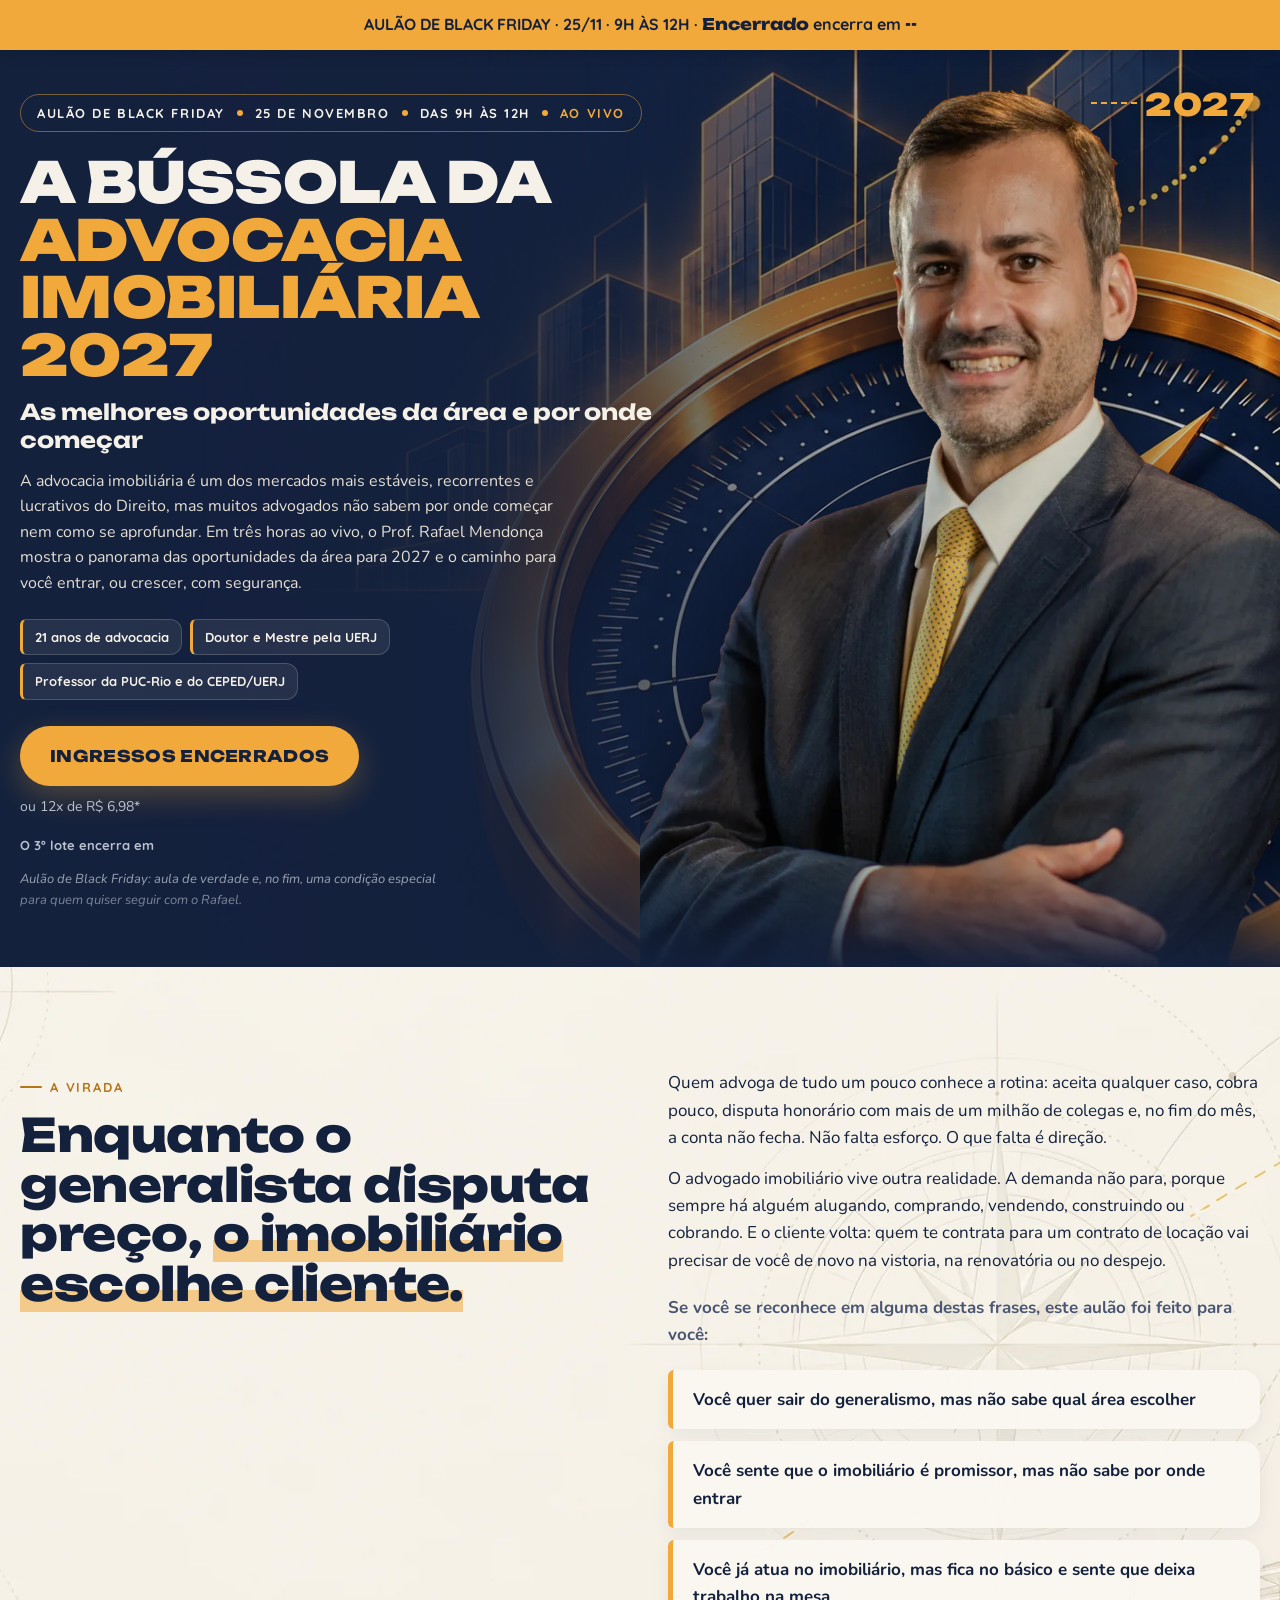
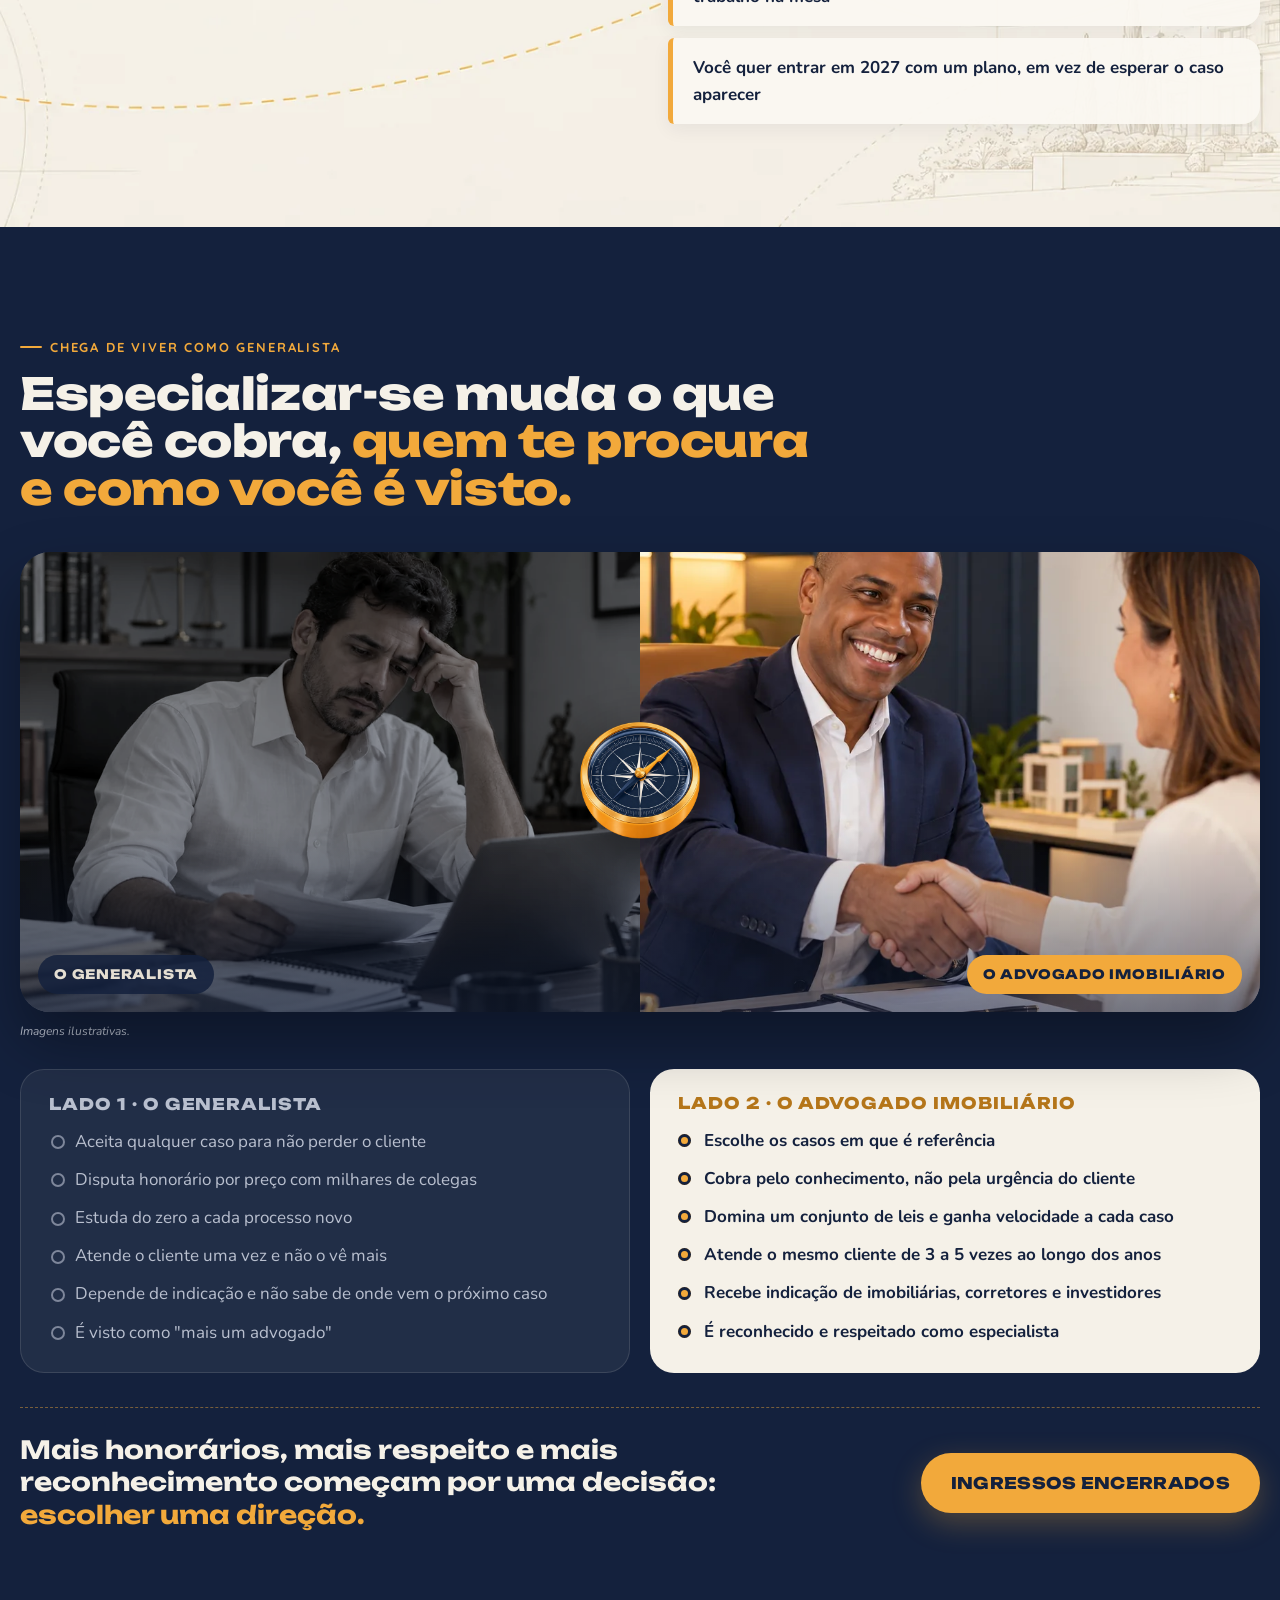
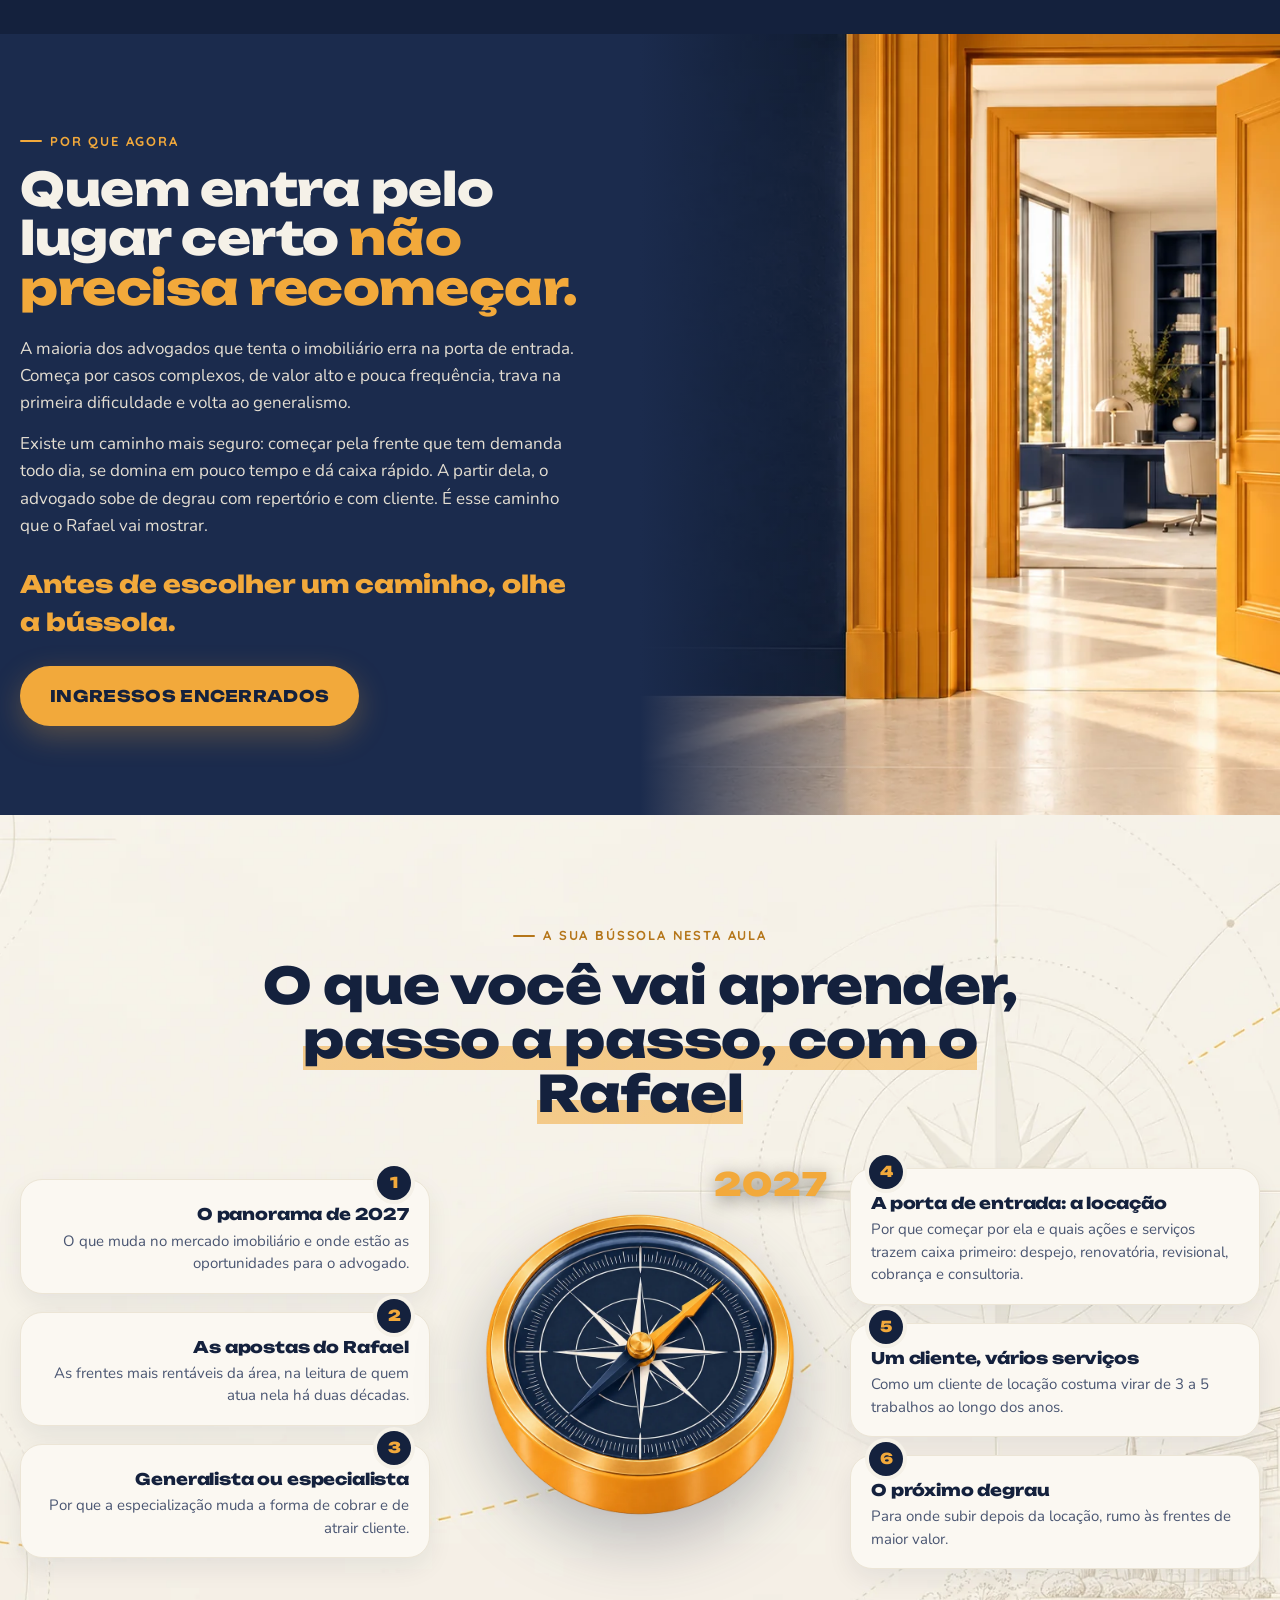
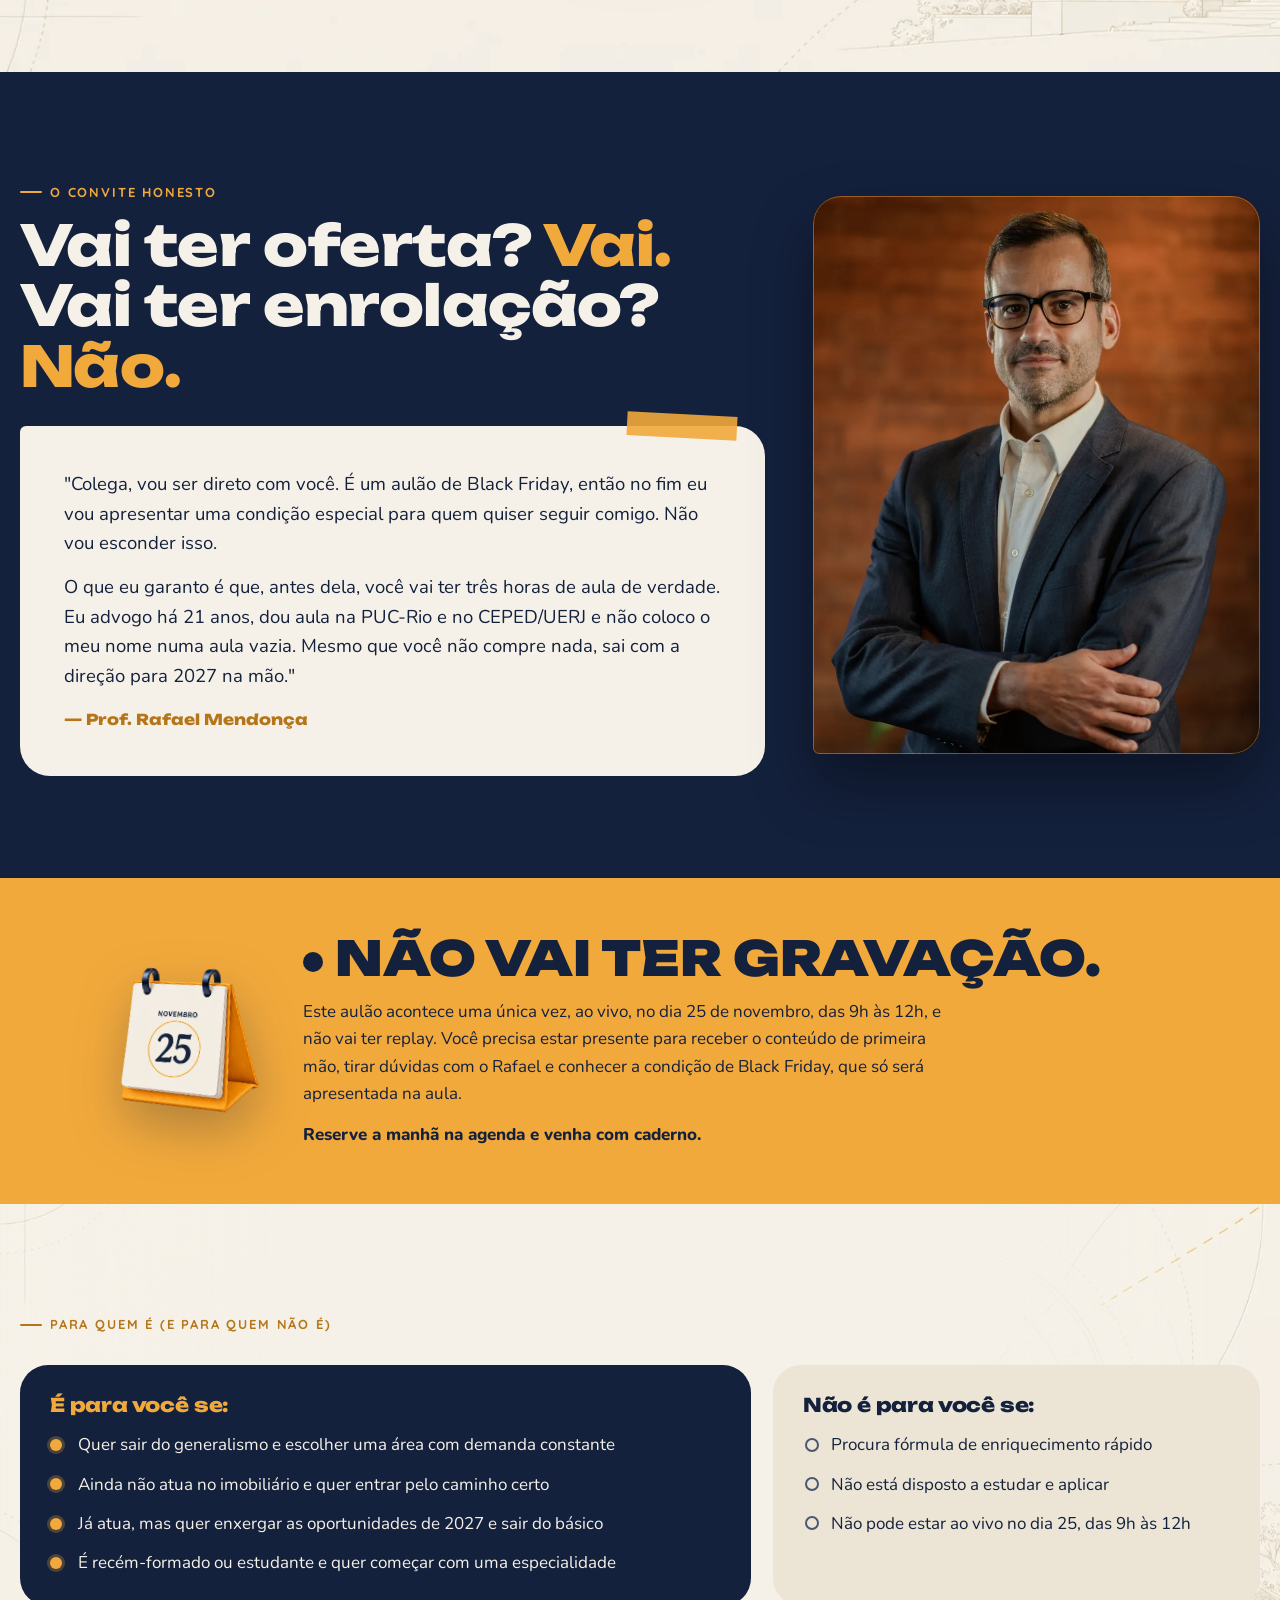
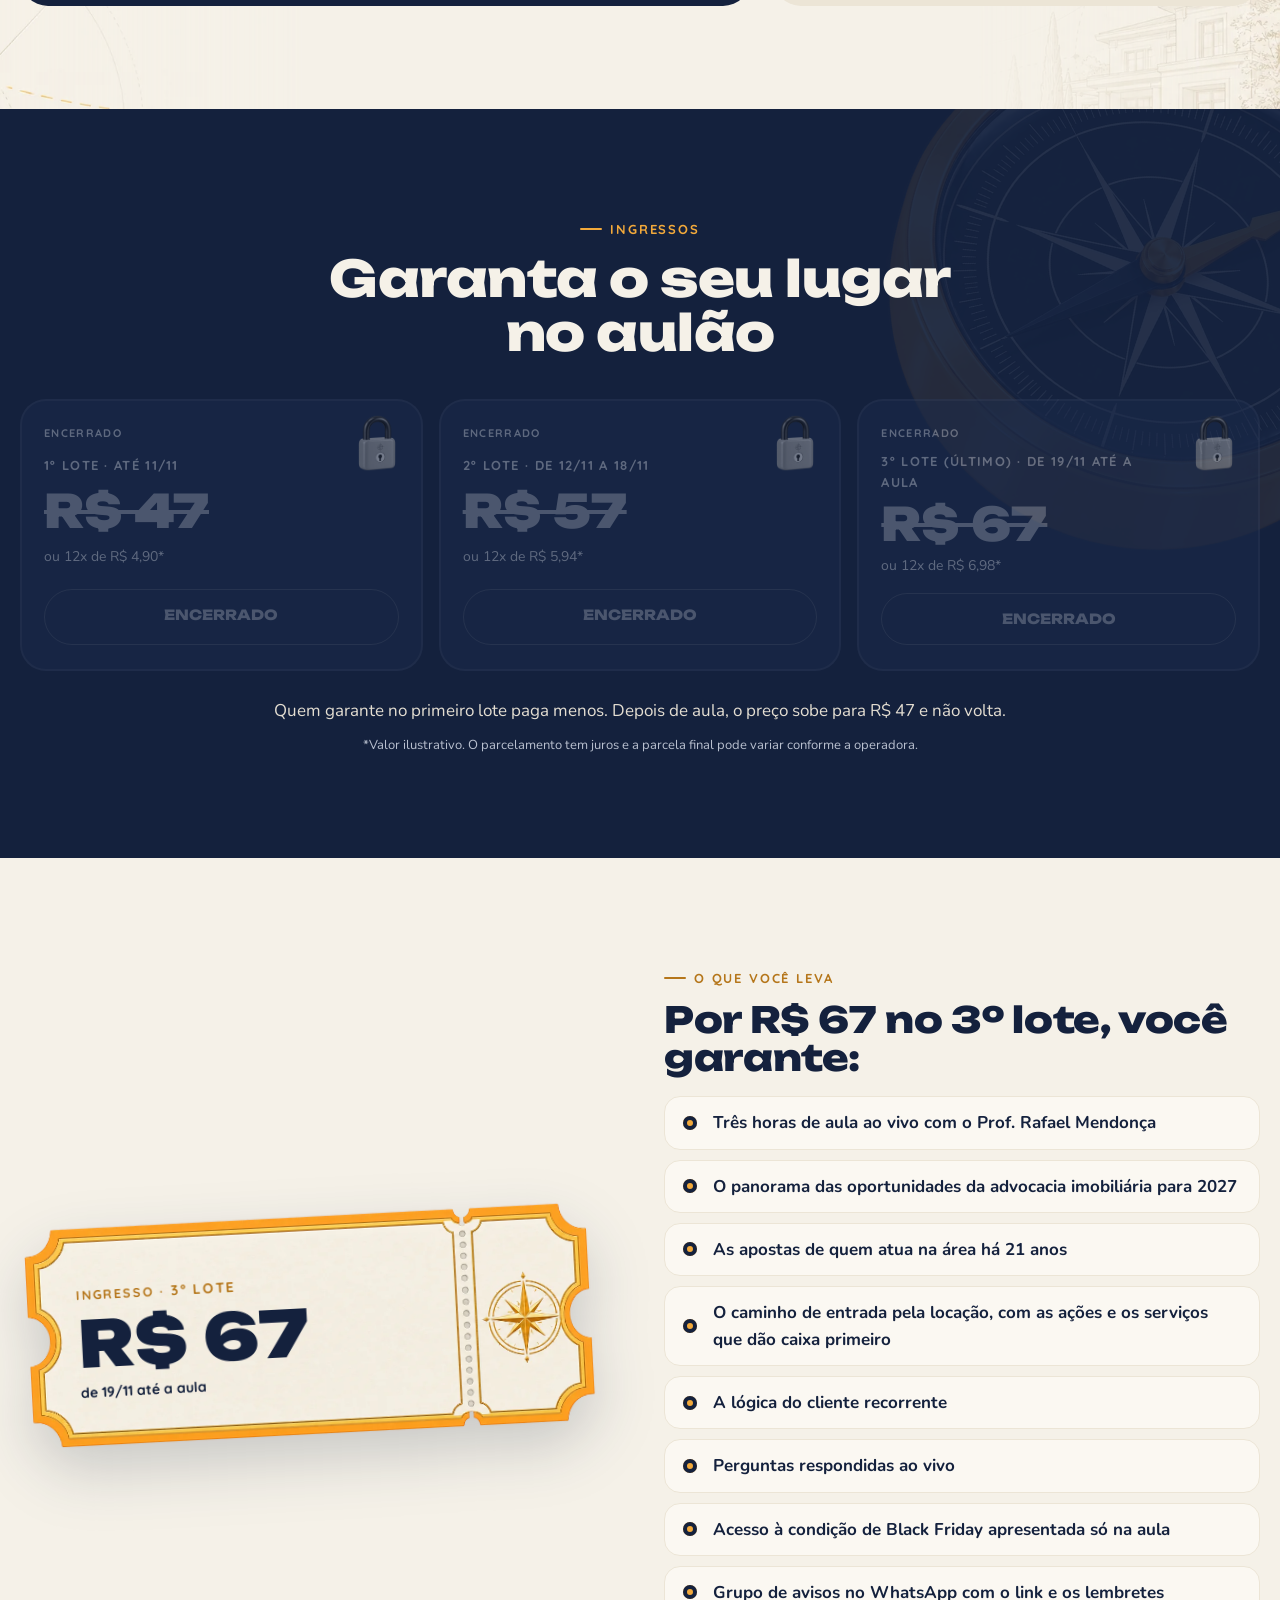
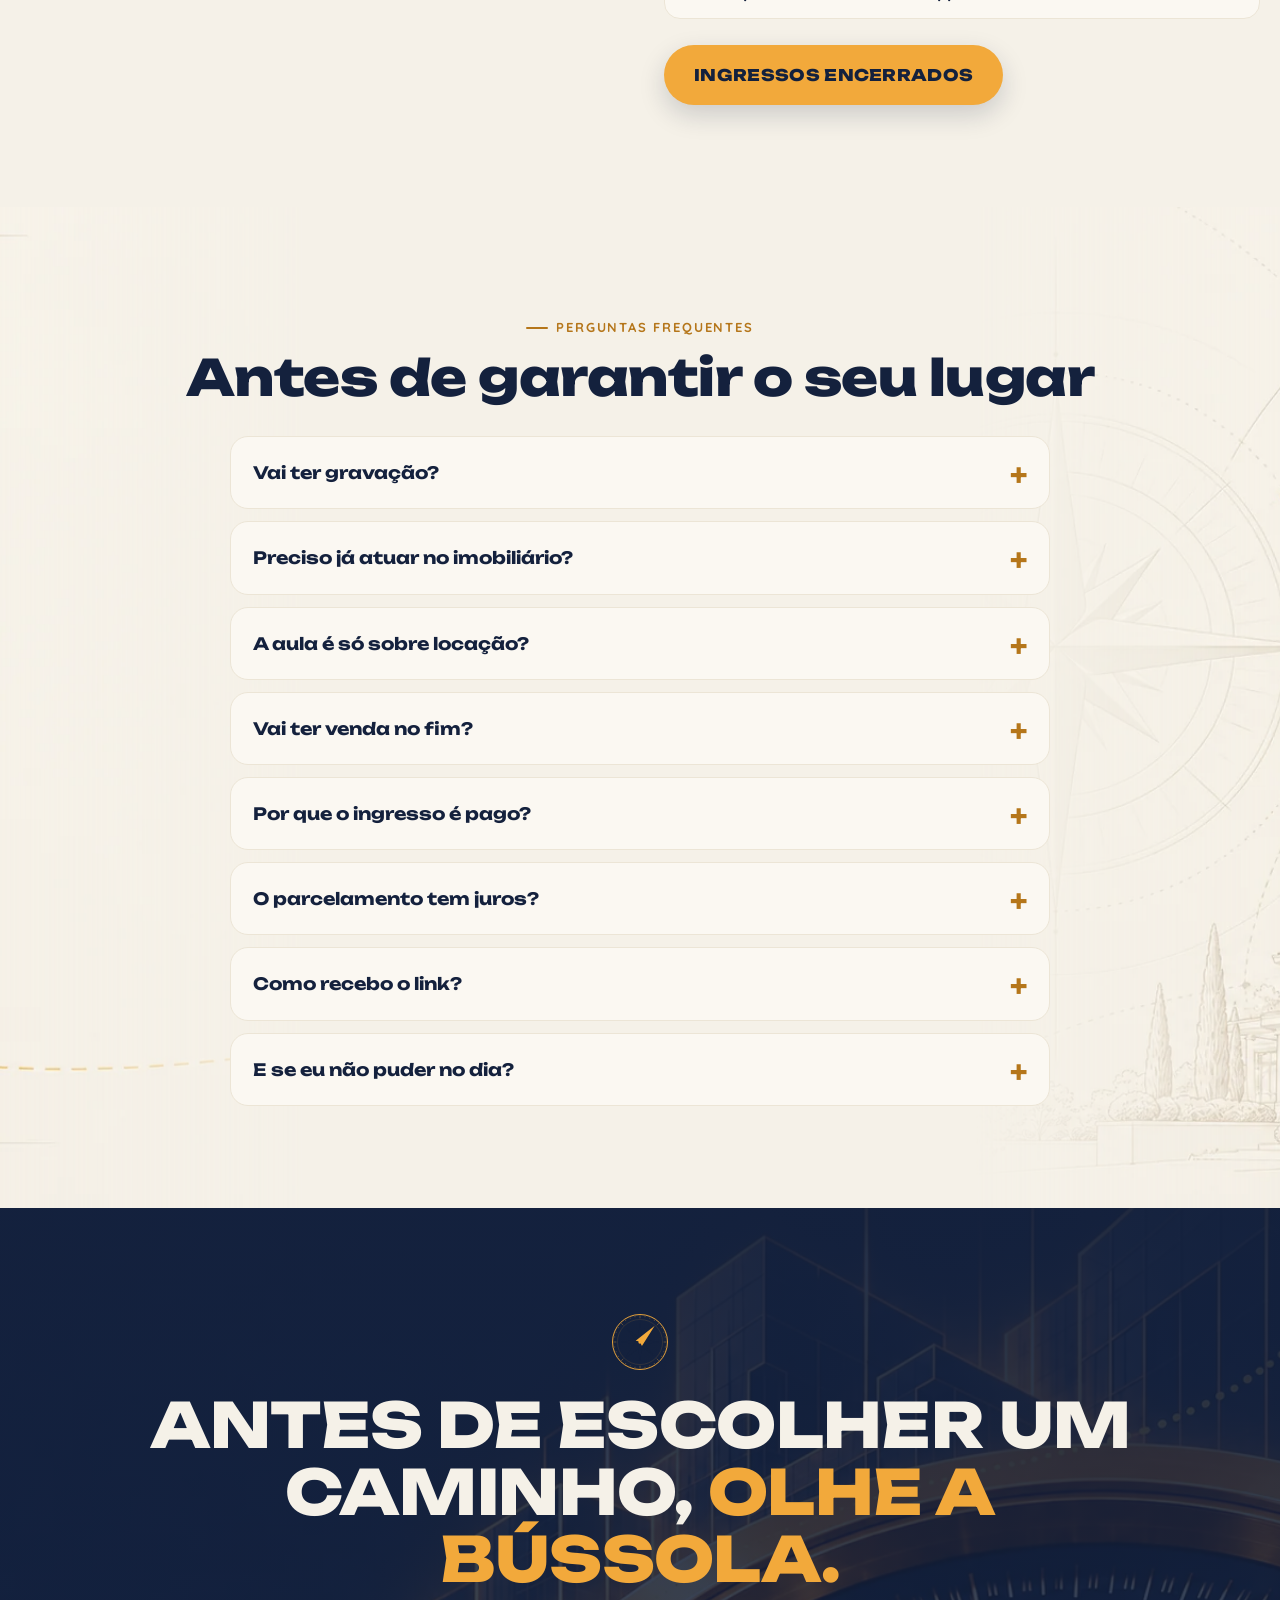
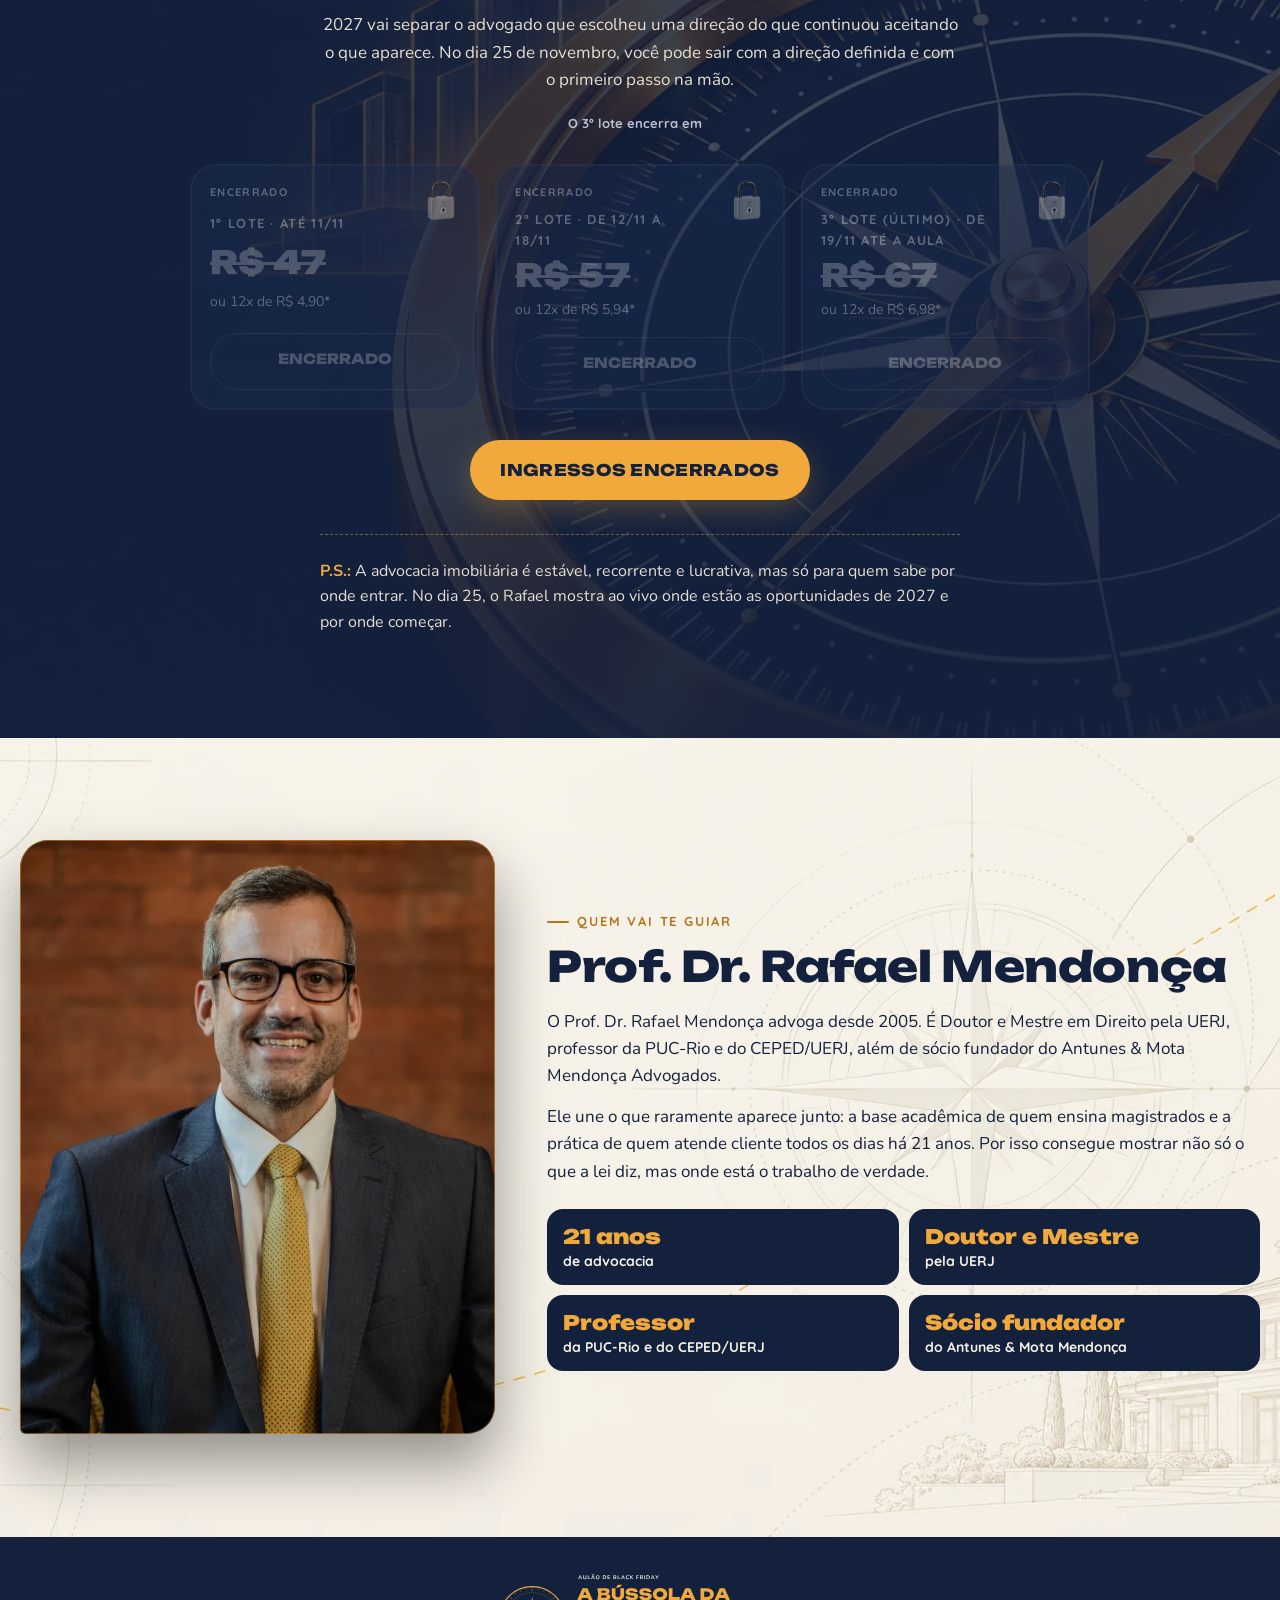
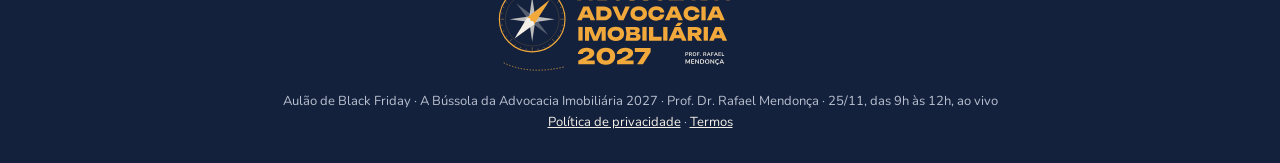
<file: index.html>
<!doctype html>
<html lang="pt-BR">
<head>
<meta charset="utf-8">
<meta name="viewport" content="width=device-width, initial-scale=1">
<title>A Bússola da Advocacia Imobiliária 2027 · Aulão de Black Friday · Prof. Rafael Mendonça</title>
<meta name="description" content="Aulão de Black Friday ao vivo com o Prof. Dr. Rafael Mendonça, 25/11, das 9h às 12h. As melhores oportunidades da advocacia imobiliária para 2027 e por onde começar.">
<meta property="og:title" content="A Bússola da Advocacia Imobiliária 2027 · Aulão de Black Friday">
<meta property="og:description" content="25/11, das 9h às 12h, ao vivo com o Prof. Rafael Mendonça. Sem gravação.">
<meta property="og:image" content="assets/og.jpg">
<link rel="icon" type="image/svg+xml" href="assets/simbolo-bussola-ambar.svg">
<link rel="preconnect" href="https://fonts.googleapis.com">
<link rel="preconnect" href="https://fonts.gstatic.com" crossorigin>
<link rel="stylesheet" href="https://fonts.googleapis.com/css2?family=Quicksand:wght@600;700&family=Nunito:ital,wght@0,400;0,600;0,700;0,800;1,400&family=Unbounded:wght@600;700;800;900&display=swap">
<link rel="preload" as="image" href="assets/fundo-hero.webp">
<link rel="stylesheet" href="style.css?v=4">
<!-- Pixel da Meta / Google Tag: inserir aqui quando houver os IDs -->
</head>
<body>

<div class="strip">AULÃO DE BLACK FRIDAY · 25/11 · 9H ÀS 12H · <b data-lote-atual>1º lote R$ 47</b> encerra em <b data-timer-txt>--</b></div>

<!-- 1. HERO -->
<header class="hero escuro">
  <div class="wrap">
    <div class="hero-copy">
      <div class="selo-bf">Aulão de Black Friday<i></i>25 de novembro<i></i>das 9h às 12h<i></i><span class="vivo">Ao vivo</span></div>
      <h1>A Bússola da <em>Advocacia Imobiliária 2027</em></h1>
      <p class="sub">As melhores oportunidades da área e por onde começar</p>
      <p class="lead">A advocacia imobiliária é um dos mercados mais estáveis, recorrentes e lucrativos do Direito, mas muitos advogados não sabem por onde começar nem como se aprofundar. Em três horas ao vivo, o Prof. Rafael Mendonça mostra o panorama das oportunidades da área para 2027 e o caminho para você entrar, ou crescer, com segurança.</p>
      <div class="autoridade"><span>21 anos de advocacia</span><span>Doutor e Mestre pela UERJ</span><span>Professor da PUC-Rio e do CEPED/UERJ</span></div>
      <div class="cta-row">
        <a class="btn" data-cta="Quero a minha bússola para 2027" href="#ingressos">Quero a minha bússola para 2027 · 1º lote R$ 47</a>
      </div>
      <p class="cta-note"><span data-lote-parcela>ou 12x de R$ 4,90*</span></p>
      <div class="timer" style="margin-top:16px"><span>O <span data-lote-nome>1º lote</span> encerra em</span><div class="t" data-timer></div></div>
      <p class="hero-note">Aulão de Black Friday: aula de verdade e, no fim, uma condição especial para quem quiser seguir com o Rafael.</p>
    </div>
  </div>
  <div class="hero-photo">
    <img src="assets/rafael-hero.webp" alt="Prof. Dr. Rafael Mendonça, de terno azul, sorrindo com os braços cruzados" width="900" height="1373" fetchpriority="high">
  </div>
  <span class="ano-2027" aria-hidden="true">2027</span>
</header>

<!-- 2. A VIRADA -->
<section class="virada claro trilha-bg">
  <div class="wrap split">
    <div>
      <span class="eyebrow">A virada</span>
      <h2 style="margin-top:12px">Enquanto o generalista disputa preço, <em>o imobiliário escolhe cliente.</em></h2>
    </div>
    <div>
      <p>Quem advoga de tudo um pouco conhece a rotina: aceita qualquer caso, cobra pouco, disputa honorário com mais de um milhão de colegas e, no fim do mês, a conta não fecha. Não falta esforço. O que falta é direção.</p>
      <p>O advogado imobiliário vive outra realidade. A demanda não para, porque sempre há alguém alugando, comprando, vendendo, construindo ou cobrando. E o cliente volta: quem te contrata para um contrato de locação vai precisar de você de novo na vistoria, na renovatória ou no despejo.</p>
      <p class="lede">Se você se reconhece em alguma destas frases, este aulão foi feito para você:</p>
      <div class="pains">
        <div class="pain">Você quer sair do generalismo, mas não sabe qual área escolher</div>
        <div class="pain">Você sente que o imobiliário é promissor, mas não sabe por onde entrar</div>
        <div class="pain">Você já atua no imobiliário, mas fica no básico e sente que deixa trabalho na mesa</div>
        <div class="pain">Você quer entrar em 2027 com um plano, em vez de esperar o caso aparecer</div>
      </div>
    </div>
  </div>
</section>

<!-- 3. CHEGA DE VIVER COMO GENERALISTA -->
<section class="compara escuro">
  <div class="wrap">
    <div class="head">
      <span class="eyebrow">Chega de viver como generalista</span>
      <h2 style="margin-top:12px">Especializar-se muda o que você cobra, <span>quem te procura e como você é visto.</span></h2>
    </div>
    <div class="duas" data-anima>
      <div class="lado gen">
        <img class="cena" src="assets/generalista.webp" alt="" width="900" height="1125" loading="lazy">
        <span class="rot">O generalista</span>
      </div>
      <div class="lado esp">
        <img class="cena" src="assets/imobiliario-sucesso.webp" alt="" width="900" height="1125" loading="lazy">
        <span class="rot">O advogado imobiliário</span>
      </div>
      <img class="bussola-mini" src="assets/bussola.webp" alt="" width="900" height="900" loading="lazy">
    </div>
    <p class="nota-img">Imagens ilustrativas.</p>
    <div class="listas">
      <div class="lista gen">
        <h3>Lado 1 · O generalista</h3>
        <ul>
          <li>Aceita qualquer caso para não perder o cliente</li>
          <li>Disputa honorário por preço com milhares de colegas</li>
          <li>Estuda do zero a cada processo novo</li>
          <li>Atende o cliente uma vez e não o vê mais</li>
          <li>Depende de indicação e não sabe de onde vem o próximo caso</li>
          <li>É visto como "mais um advogado"</li>
        </ul>
      </div>
      <div class="lista esp">
        <h3>Lado 2 · O advogado imobiliário</h3>
        <ul>
          <li>Escolhe os casos em que é referência</li>
          <li>Cobra pelo conhecimento, não pela urgência do cliente</li>
          <li>Domina um conjunto de leis e ganha velocidade a cada caso</li>
          <li>Atende o mesmo cliente de 3 a 5 vezes ao longo dos anos</li>
          <li>Recebe indicação de imobiliárias, corretores e investidores</li>
          <li>É reconhecido e respeitado como especialista</li>
        </ul>
      </div>
    </div>
    <div class="destaque">
      <strong>Mais honorários, mais respeito e mais reconhecimento começam por uma decisão: <em>escolher uma direção.</em></strong>
      <a class="btn" data-cta="Quero sair do generalismo" href="#ingressos">Quero sair do generalismo · 1º lote R$ 47</a>
    </div>
  </div>
</section>

<!-- 4. POR QUE AGORA -->
<section class="agora escuro">
  <div class="wrap agora-grid">
    <div class="agora-copy">
      <span class="eyebrow">Por que agora</span>
      <h2>Quem entra pelo lugar certo <span>não precisa recomeçar.</span></h2>
      <p>A maioria dos advogados que tenta o imobiliário erra na porta de entrada. Começa por casos complexos, de valor alto e pouca frequência, trava na primeira dificuldade e volta ao generalismo.</p>
      <p>Existe um caminho mais seguro: começar pela frente que tem demanda todo dia, se domina em pouco tempo e dá caixa rápido. A partir dela, o advogado sobe de degrau com repertório e com cliente. É esse caminho que o Rafael vai mostrar.</p>
      <p class="frase">Antes de escolher um caminho, olhe a bússola.</p>
      <a class="btn" data-cta="Quero a minha bússola para 2027" href="#ingressos">Quero a minha bússola para 2027 · 1º lote R$ 47</a>
    </div>
    <div class="porta"><img src="assets/porta.webp" alt="" width="1600" height="900" loading="lazy"></div>
  </div>
</section>

<!-- 5. A SUA BÚSSOLA NESTA AULA -->
<section class="programa claro trilha-bg">
  <div class="wrap">
    <div class="head">
      <span class="eyebrow">A sua bússola nesta aula</span>
      <h2 style="margin-top:12px">O que você vai aprender, <em>passo a passo, com o Rafael</em></h2>
    </div>
    <div class="rosa" data-anima>
      <div class="col esq">
        <div class="tema t1"><span class="n">1</span><h3>O panorama de 2027</h3><p>O que muda no mercado imobiliário e onde estão as oportunidades para o advogado.</p></div>
        <div class="tema t2"><span class="n">2</span><h3>As apostas do Rafael</h3><p>As frentes mais rentáveis da área, na leitura de quem atua nela há duas décadas.</p></div>
        <div class="tema t3"><span class="n">3</span><h3>Generalista ou especialista</h3><p>Por que a especialização muda a forma de cobrar e de atrair cliente.</p></div>
      </div>
      <div class="centro">
        <img class="bussola" src="assets/bussola.webp" alt="" width="900" height="900" loading="lazy">
        <span class="ano-2027" aria-hidden="true">2027</span>
      </div>
      <div class="col dir">
        <div class="tema t4"><span class="n">4</span><h3>A porta de entrada: a locação</h3><p>Por que começar por ela e quais ações e serviços trazem caixa primeiro: despejo, renovatória, revisional, cobrança e consultoria.</p></div>
        <div class="tema t5"><span class="n">5</span><h3>Um cliente, vários serviços</h3><p>Como um cliente de locação costuma virar de 3 a 5 trabalhos ao longo dos anos.</p></div>
        <div class="tema t6"><span class="n">6</span><h3>O próximo degrau</h3><p>Para onde subir depois da locação, rumo às frentes de maior valor.</p></div>
      </div>
    </div>
  </div>
</section>

<!-- 6. CONVITE HONESTO -->
<section class="convite escuro">
  <div class="wrap convite-grid">
    <div>
      <span class="eyebrow">O convite honesto</span>
      <h2 style="margin-top:12px">Vai ter oferta? <span>Vai.</span><br>Vai ter enrolação? <span>Não.</span></h2>
      <blockquote class="carta">
        <p>"Colega, vou ser direto com você. É um aulão de Black Friday, então no fim eu vou apresentar uma condição especial para quem quiser seguir comigo. Não vou esconder isso.</p>
        <p>O que eu garanto é que, antes dela, você vai ter três horas de aula de verdade. Eu advogo há 21 anos, dou aula na PUC-Rio e no CEPED/UERJ e não coloco o meu nome numa aula vazia. Mesmo que você não compre nada, sai com a direção para 2027 na mão."</p>
        <cite>— Prof. Rafael Mendonça</cite>
      </blockquote>
    </div>
    <div class="foto-moldura"><img src="assets/rafael-convite.webp" alt="Prof. Rafael Mendonça sorrindo, de terno azul" width="880" height="1100" loading="lazy"></div>
  </div>
</section>

<!-- 7. SÓ AO VIVO -->
<section class="aovivo">
  <div class="wrap row">
    <img class="cal" src="assets/calendario-25.webp" alt="" width="900" height="600" loading="lazy">
    <div>
      <p class="rec"><i></i>Não vai ter gravação.</p>
      <p>Este aulão acontece uma única vez, ao vivo, no dia 25 de novembro, das 9h às 12h, e não vai ter replay. Você precisa estar presente para receber o conteúdo de primeira mão, tirar dúvidas com o Rafael e conhecer a condição de Black Friday, que só será apresentada na aula.</p>
      <p class="forte">Reserve a manhã na agenda e venha com caderno.</p>
    </div>
  </div>
</section>

<!-- 8. PARA QUEM É -->
<section class="quem claro trilha-bg bordas">
  <div class="wrap">
    <span class="eyebrow">Para quem é (e para quem não é)</span>
    <div class="cols">
      <div class="box sim">
        <h3>É para você se:</h3>
        <ul>
          <li>Quer sair do generalismo e escolher uma área com demanda constante</li>
          <li>Ainda não atua no imobiliário e quer entrar pelo caminho certo</li>
          <li>Já atua, mas quer enxergar as oportunidades de 2027 e sair do básico</li>
          <li>É recém-formado ou estudante e quer começar com uma especialidade</li>
        </ul>
      </div>
      <div class="box nao">
        <h3>Não é para você se:</h3>
        <ul>
          <li>Procura fórmula de enriquecimento rápido</li>
          <li>Não está disposto a estudar e aplicar</li>
          <li>Não pode estar ao vivo no dia 25, das 9h às 12h</li>
        </ul>
      </div>
    </div>
  </div>
</section>

<!-- 9. INGRESSOS -->
<section class="ingressos escuro" id="ingressos">
  <div class="wrap">
    <div class="head">
      <span class="eyebrow">Ingressos</span>
      <h2 style="margin-top:12px">Garanta o seu lugar no aulão</h2>
    </div>
    <div class="lotes" data-lotes></div>
    <p class="lotes-note">Quem garante no primeiro lote paga menos. <span data-proximo></span></p>
    <p class="disclaimer">*Valor ilustrativo. O parcelamento tem juros e a parcela final pode variar conforme a operadora.</p>
  </div>
</section>

<!-- 10. O QUE VOCÊ LEVA -->
<section class="leva claro">
  <div class="wrap leva-grid">
    <div class="ingresso">
      <img src="assets/ingresso.webp" alt="" width="1100" height="733" loading="lazy">
      <div class="info"><small>Ingresso · <span data-lote-nome>1º lote</span></small><strong data-lote-preco>R$ 47</strong><span data-lote-periodo>até 11/11</span></div>
    </div>
    <div>
      <span class="eyebrow">O que você leva</span>
      <h2>Por <span data-lote-preco>R$ 47</span> no <span data-lote-nome>1º lote</span>, você garante:</h2>
      <ul>
        <li>Três horas de aula ao vivo com o Prof. Rafael Mendonça</li>
        <li>O panorama das oportunidades da advocacia imobiliária para 2027</li>
        <li>As apostas de quem atua na área há 21 anos</li>
        <li>O caminho de entrada pela locação, com as ações e os serviços que dão caixa primeiro</li>
        <li>A lógica do cliente recorrente</li>
        <li>Perguntas respondidas ao vivo</li>
        <li>Acesso à condição de Black Friday apresentada só na aula</li>
        <li>Grupo de avisos no WhatsApp com o link e os lembretes</li>
      </ul>
      <a class="btn" data-cta="Quero a minha bússola para 2027" href="#ingressos">Quero a minha bússola para 2027 · 1º lote R$ 47</a>
    </div>
  </div>
</section>

<!-- 11. FAQ -->
<section class="faq claro trilha-bg bordas">
  <div class="wrap">
    <div style="text-align:center"><span class="eyebrow">Perguntas frequentes</span><h2 style="margin-top:12px">Antes de garantir o seu lugar</h2></div>
    <div class="faq-list">
      <details><summary>Vai ter gravação?</summary><p>Não. O aulão é ao vivo, e é ao vivo que você recebe o conteúdo e a condição de Black Friday.</p></details>
      <details><summary>Preciso já atuar no imobiliário?</summary><p>Não. A aula serve tanto para quem quer entrar quanto para quem já atua e quer se aprofundar.</p></details>
      <details><summary>A aula é só sobre locação?</summary><p>Não. Primeiro vem o panorama das oportunidades da área para 2027. A locação aparece como a porta de entrada recomendada pelo Rafael.</p></details>
      <details><summary>Vai ter venda no fim?</summary><p>Vai, para quem quiser. É um aulão de Black Friday, e o conteúdo vale por si.</p></details>
      <details><summary>Por que o ingresso é pago?</summary><p>Porque quem paga aparece e presta atenção. O aulão foi pensado para quem vai aplicar.</p></details>
      <details><summary>O parcelamento tem juros?</summary><p>Sim. O valor exato da parcela aparece no checkout.</p></details>
      <details><summary>Como recebo o link?</summary><p>Depois da compra, você entra no grupo de avisos no WhatsApp, e o link chega lá no dia.</p></details>
      <details><summary>E se eu não puder no dia?</summary><p>Como não haverá replay, garanta o ingresso só se puder estar ao vivo no dia 25, das 9h às 12h.</p></details>
    </div>
  </div>
</section>

<!-- 12. FECHAMENTO -->
<section class="fecha">
  <div class="wrap">
    <img class="simbolo" src="assets/simbolo-bussola-ambar.svg" alt="" width="64" height="64">
    <h2>Antes de escolher um caminho, <span>olhe a bússola.</span></h2>
    <p style="margin-top:18px">2027 vai separar o advogado que escolheu uma direção do que continuou aceitando o que aparece. No dia 25 de novembro, você pode sair com a direção definida e com o primeiro passo na mão.</p>
    <div class="timer"><span>O <span data-lote-nome>1º lote</span> encerra em</span><div class="t" data-timer></div></div>
    <div class="lotes" data-lotes></div>
    <a class="btn" data-cta="" href="#ingressos">Quero a minha bússola para 2027</a>
    <p class="ps"><b>P.S.:</b> A advocacia imobiliária é estável, recorrente e lucrativa, mas só para quem sabe por onde entrar. No dia 25, o Rafael mostra ao vivo onde estão as oportunidades de 2027 e por onde começar.</p>
  </div>
</section>

<!-- 13. QUEM VAI TE GUIAR -->
<section class="bio claro trilha-bg">
  <div class="wrap bio-grid">
    <div class="foto-moldura"><img src="assets/rafael-bio.webp" alt="Prof. Dr. Rafael Mendonça" width="880" height="1100" loading="lazy"></div>
    <div>
      <span class="eyebrow">Quem vai te guiar</span>
      <h2>Prof. Dr. Rafael Mendonça</h2>
      <p>O Prof. Dr. Rafael Mendonça advoga desde 2005. É Doutor e Mestre em Direito pela UERJ, professor da PUC-Rio e do CEPED/UERJ, além de sócio fundador do Antunes &amp; Mota Mendonça Advogados.</p>
      <p>Ele une o que raramente aparece junto: a base acadêmica de quem ensina magistrados e a prática de quem atende cliente todos os dias há 21 anos. Por isso consegue mostrar não só o que a lei diz, mas onde está o trabalho de verdade.</p>
      <div class="credenciais">
        <div><b>21 anos</b>de advocacia</div>
        <div><b>Doutor e Mestre</b>pela UERJ</div>
        <div><b>Professor</b>da PUC-Rio e do CEPED/UERJ</div>
        <div><b>Sócio fundador</b>do Antunes &amp; Mota Mendonça</div>
      </div>
    </div>
  </div>
</section>

<footer>
  <div class="wrap">
    <img class="logo" src="assets/logo-evento-fundo-escuro.svg" alt="A Bússola da Advocacia Imobiliária 2027" width="1600" height="590" loading="lazy">
    Aulão de Black Friday · A Bússola da Advocacia Imobiliária 2027 · Prof. Dr. Rafael Mendonça · 25/11, das 9h às 12h, ao vivo<br><a href="https://profrafaelmendonca.com.br/termos/" target="_blank" rel="noopener">Política de privacidade</a> · <a href="https://profrafaelmendonca.com.br/termos/" target="_blank" rel="noopener">Termos</a>
  </div>
</footer>

<div class="mcta"><a class="btn" data-cta="" href="#ingressos">Quero a minha bússola para 2027</a></div>

<script src="config.js?v=4"></script>
<script src="app.js?v=4"></script>
</body>
</html>
</file>
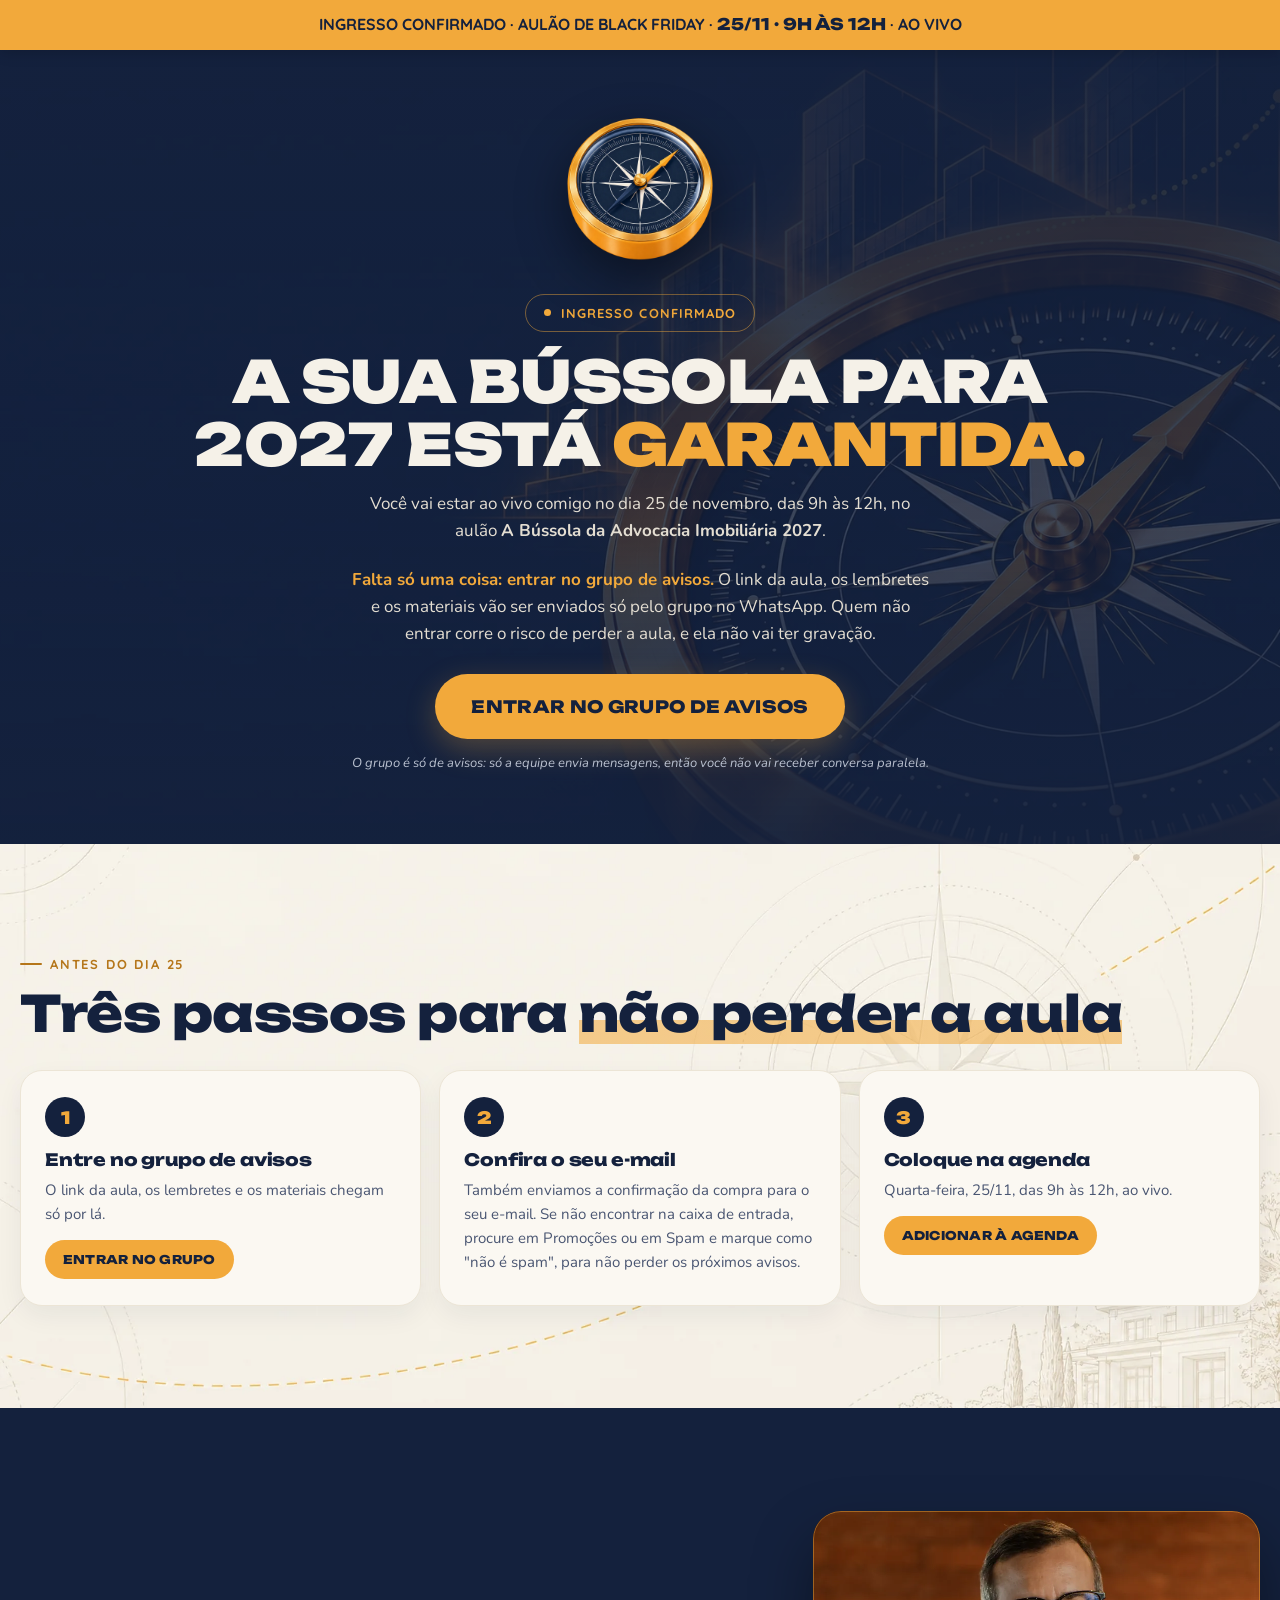
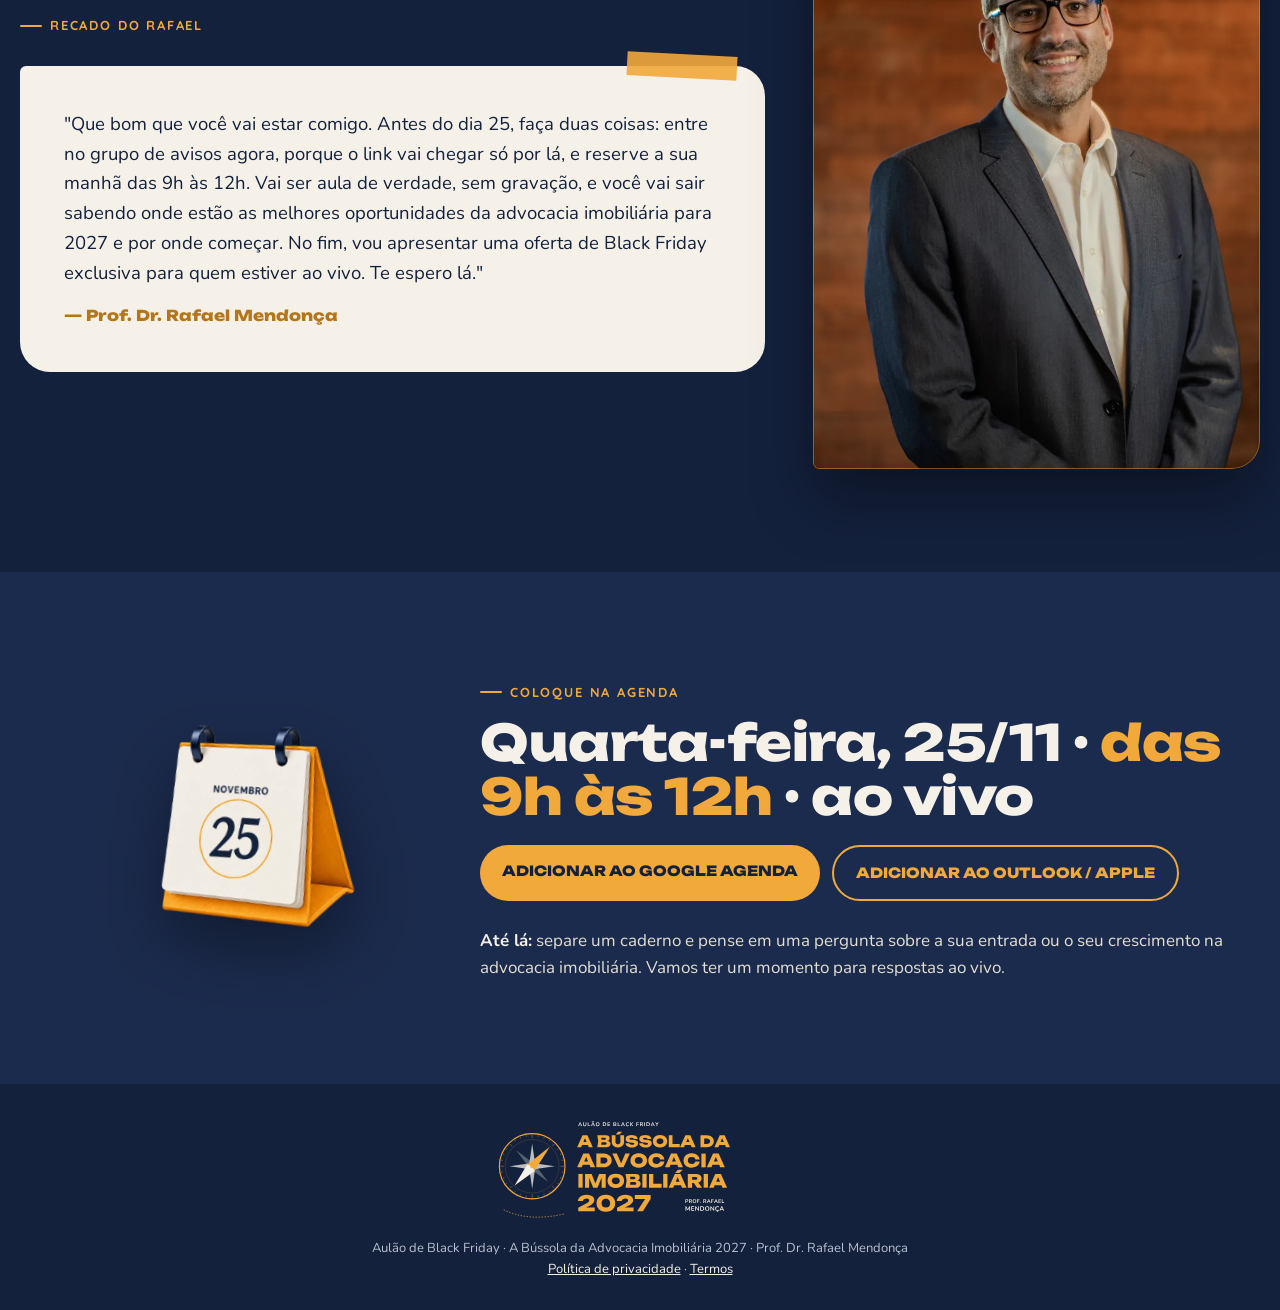
<file: obrigado/index.html>
<!doctype html>
<html lang="pt-BR">
<head>
<meta charset="utf-8">
<meta name="viewport" content="width=device-width, initial-scale=1">
<meta name="robots" content="noindex">
<title>Ingresso confirmado · A Bússola da Advocacia Imobiliária 2027</title>
<link rel="icon" type="image/svg+xml" href="../assets/simbolo-bussola-ambar.svg">
<link rel="preconnect" href="https://fonts.googleapis.com">
<link rel="preconnect" href="https://fonts.gstatic.com" crossorigin>
<link rel="stylesheet" href="https://fonts.googleapis.com/css2?family=Quicksand:wght@600;700&family=Nunito:ital,wght@0,400;0,600;0,700;0,800;1,400&family=Unbounded:wght@600;700;800;900&display=swap">
<link rel="stylesheet" href="../style.css?v=4">
<!-- Pixel: disparar Purchase só na confirmação real da compra (redirecionamento do checkout) -->
</head>
<body data-base="../">

<div class="strip">INGRESSO CONFIRMADO · AULÃO DE BLACK FRIDAY · <b>25/11 · 9H ÀS 12H</b> · AO VIVO</div>

<!-- 1. CONFIRMAÇÃO + PRÓXIMO PASSO -->
<header class="ty-hero">
  <div class="wrap">
    <img class="bussola" src="../assets/bussola.webp" alt="" width="900" height="900">
    <span class="selo"><i></i>Ingresso confirmado</span>
    <h1>A sua bússola para 2027 está <span>garantida.</span></h1>
    <p>Você vai estar ao vivo comigo no dia 25 de novembro, das 9h às 12h, no aulão <strong>A Bússola da Advocacia Imobiliária 2027</strong>.</p>
    <p style="margin-top:22px"><strong style="color:var(--ambar)">Falta só uma coisa: entrar no grupo de avisos.</strong> O link da aula, os lembretes e os materiais vão ser enviados só pelo grupo no WhatsApp. Quem não entrar corre o risco de perder a aula, e ela não vai ter gravação.</p>
    <a class="btn" data-grupo href="#">Entrar no grupo de avisos</a>
    <small>O grupo é só de avisos: só a equipe envia mensagens, então você não vai receber conversa paralela.</small>
  </div>
</header>

<!-- 2. PRÓXIMOS PASSOS -->
<section class="passos claro trilha-bg">
  <div class="wrap">
    <span class="eyebrow">Antes do dia 25</span>
    <h2 style="margin-top:12px">Três passos para <em>não perder a aula</em></h2>
    <div class="grid">
      <div class="passo"><span class="n">1</span><h3>Entre no grupo de avisos</h3><p>O link da aula, os lembretes e os materiais chegam só por lá.</p><a class="btn mini" data-grupo href="#">Entrar no grupo</a></div>
      <div class="passo"><span class="n">2</span><h3>Confira o seu e-mail</h3><p>Também enviamos a confirmação da compra para o seu e-mail. Se não encontrar na caixa de entrada, procure em Promoções ou em Spam e marque como "não é spam", para não perder os próximos avisos.</p></div>
      <div class="passo"><span class="n">3</span><h3>Coloque na agenda</h3><p>Quarta-feira, 25/11, das 9h às 12h, ao vivo.</p><a class="btn mini" href="#agenda">Adicionar à agenda</a></div>
    </div>
  </div>
</section>

<!-- 3. RECADO DO RAFAEL -->
<section class="convite escuro">
  <div class="wrap convite-grid">
    <div>
      <span class="eyebrow">Recado do Rafael</span>
      <blockquote class="carta">
        <p>"Que bom que você vai estar comigo. Antes do dia 25, faça duas coisas: entre no grupo de avisos agora, porque o link vai chegar só por lá, e reserve a sua manhã das 9h às 12h. Vai ser aula de verdade, sem gravação, e você vai sair sabendo onde estão as melhores oportunidades da advocacia imobiliária para 2027 e por onde começar. No fim, vou apresentar uma oferta de Black Friday exclusiva para quem estiver ao vivo. Te espero lá."</p>
        <cite>— Prof. Dr. Rafael Mendonça</cite>
      </blockquote>
    </div>
    <div class="foto-moldura"><img src="../assets/rafael-recado.webp" alt="Prof. Dr. Rafael Mendonça sorrindo" width="880" height="1100" loading="lazy"></div>
  </div>
</section>

<!-- 4. AGENDA -->
<section class="agenda escuro" id="agenda" style="background:var(--navy-2)">
  <div class="wrap agenda-grid">
    <img class="cal" src="../assets/calendario-25.webp" alt="" width="900" height="600" loading="lazy">
    <div>
      <span class="eyebrow">Coloque na agenda</span>
      <h2 style="margin-top:12px">Quarta-feira, 25/11 · <span>das 9h às 12h</span> · ao vivo</h2>
      <div class="agenda-btns">
        <a target="_blank" rel="noopener" href="https://calendar.google.com/calendar/render?action=TEMPLATE&amp;text=Aul%C3%A3o%20de%20Black%20Friday%20%C2%B7%20A%20B%C3%BAssola%20da%20Advocacia%20Imobili%C3%A1ria%202027&amp;dates=20261125T120000Z/20261125T150000Z&amp;details=Aul%C3%A3o%20ao%20vivo%20com%20o%20Prof.%20Dr.%20Rafael%20Mendon%C3%A7a.%20O%20link%20da%20aula%20chega%20pelo%20grupo%20de%20avisos%20no%20WhatsApp.%20N%C3%A3o%20vai%20ter%20grava%C3%A7%C3%A3o.">Adicionar ao Google Agenda</a>
        <a href="../assets/aulao-rafael.ics" download>Adicionar ao Outlook / Apple</a>
      </div>
      <p style="margin-top:26px;color:var(--txt-claro)"><strong style="color:var(--creme)">Até lá:</strong> separe um caderno e pense em uma pergunta sobre a sua entrada ou o seu crescimento na advocacia imobiliária. Vamos ter um momento para respostas ao vivo.</p>
    </div>
  </div>
</section>

<footer>
  <div class="wrap">
    <img class="logo" src="../assets/logo-evento-fundo-escuro.svg" alt="A Bússola da Advocacia Imobiliária 2027" width="1600" height="590" loading="lazy">
    Aulão de Black Friday · A Bússola da Advocacia Imobiliária 2027 · Prof. Dr. Rafael Mendonça<br><a href="https://profrafaelmendonca.com.br/termos/" target="_blank" rel="noopener">Política de privacidade</a> · <a href="https://profrafaelmendonca.com.br/termos/" target="_blank" rel="noopener">Termos</a>
  </div>
</footer>

<script src="../config.js?v=4"></script>
<script src="../app.js?v=4"></script>
</body>
</html>
</file>
<file: style.css>
/* Aulão de Black Friday · Rafael Mendonça · família imobiliária: âmbar, azul-marinho e creme (v1) */
:root{
  --navy:#14213D;--ambar:#F2A93B;--creme:#F5F1E8;
  /* variações de luz das três cores (não são cores novas) */
  --navy-2:#1B2B4D;--navy-3:#24365C;--navy-txt:#14213D;
  --creme-2:#FBF8F2;--creme-3:#ECE5D6;
  --ambar-soft:rgba(242,169,59,.16);--ambar-line:rgba(242,169,59,.45);
  --txt-claro:#E4DED2;--txt-suave:#B9C0CF;--txt-esc:#4A5672;
  --f-t:"Unbounded",system-ui,sans-serif;--f-s:"Quicksand",system-ui,sans-serif;--f-b:"Nunito",system-ui,sans-serif;
  --w:1240px;
}
*{box-sizing:border-box;margin:0;padding:0}
html{scroll-behavior:smooth}
body{font-family:var(--f-b);color:var(--navy-txt);background:var(--creme);line-height:1.6;font-size:17px;-webkit-font-smoothing:antialiased;overflow-x:hidden}
img{max-width:100%;height:auto;display:block}
a{color:inherit}
.wrap{width:min(var(--w),100% - 32px);margin-inline:auto;position:relative;z-index:1}
h1,h2,h3{font-family:var(--f-t);line-height:1.08;letter-spacing:-.01em}
h2{font-size:clamp(28px,4.2vw,50px);font-weight:800}
h3{font-size:19px;font-weight:800}
p+p{margin-top:14px}
.eyebrow{font-family:var(--f-s);font-weight:700;font-size:13px;letter-spacing:.14em;text-transform:uppercase;color:#B5761A;display:inline-flex;align-items:center;gap:8px}
.eyebrow::before{content:"";width:22px;height:2px;background:currentColor;border-radius:2px}
.escuro .eyebrow{color:var(--ambar)}
section{padding:clamp(64px,8vw,104px) 0;position:relative;overflow:hidden}
.escuro{background:var(--navy);color:var(--creme)}
.escuro h2 em,.escuro h2 span{font-style:normal;color:var(--ambar)}
.claro h2 em{font-style:normal;color:var(--navy);background:linear-gradient(transparent 62%,rgba(242,169,59,.55) 62%)}

/* fundo claro com trajetória */
.trilha-bg::before{content:"";position:absolute;inset:0;background:url(assets/fundo-claro.webp) center/cover no-repeat;opacity:.9;pointer-events:none}
.trilha-bg.bordas::before{opacity:.75;-webkit-mask-image:linear-gradient(90deg,#000,transparent 24%,transparent 76%,#000);mask-image:linear-gradient(90deg,#000,transparent 24%,transparent 76%,#000)}

/* faixa superior */
.strip{background:var(--ambar);color:var(--navy);font-family:var(--f-s);font-weight:700;font-size:clamp(13px,1.25vw,16px);text-align:center;padding:12px 16px;position:sticky;top:0;z-index:30;box-shadow:0 2px 14px rgba(0,0,0,.18)}
.strip b{font-family:var(--f-t);font-weight:800}

/* botões */
.btn{display:inline-flex;align-items:center;justify-content:center;gap:10px;background:var(--ambar);color:var(--navy);font-family:var(--f-t);font-weight:800;font-size:clamp(14px,1.35vw,16px);text-decoration:none;text-transform:uppercase;letter-spacing:.02em;padding:20px 30px;border-radius:999px;box-shadow:0 10px 30px rgba(242,169,59,.28);transition:transform .2s,box-shadow .2s;text-align:center;line-height:1.25;text-wrap:balance}
.btn:hover{transform:translateY(-2px);box-shadow:0 16px 40px rgba(242,169,59,.42)}
.btn:focus-visible,summary:focus-visible,.lote:focus-visible{outline:3px solid var(--ambar);outline-offset:3px}
.claro .btn{box-shadow:0 10px 26px rgba(20,33,61,.18)}

/* ===== 1. HERO ===== */
.hero{position:relative;overflow:hidden;color:var(--creme);padding:0;min-height:min(calc(100vh - 46px),860px);display:flex;align-items:center;background:
  linear-gradient(90deg,rgba(20,33,61,.98) 0%,rgba(20,33,61,.93) 38%,rgba(20,33,61,.45) 62%,rgba(20,33,61,.15) 100%),
  url(assets/fundo-hero.webp) right center/cover no-repeat var(--navy)}
.hero::after{content:"";position:absolute;left:0;right:0;bottom:0;height:110px;background:linear-gradient(transparent,rgba(20,33,61,.95));z-index:1}
.hero-copy{max-width:640px;padding:44px 0 56px;position:relative;z-index:2}
.selo-bf{display:inline-flex;flex-wrap:wrap;align-items:center;gap:6px 12px;font-family:var(--f-s);font-weight:700;font-size:13px;letter-spacing:.12em;text-transform:uppercase;color:var(--creme);border:1.5px solid var(--ambar-line);border-radius:999px;padding:8px 16px}
.selo-bf i{width:6px;height:6px;border-radius:50%;background:var(--ambar)}
.selo-bf .vivo{color:var(--ambar)}
.hero h1{font-size:clamp(32px,4.4vw,62px);font-weight:900;text-transform:uppercase;line-height:1.02;margin:22px 0 14px}
.hero h1 em{font-style:normal;color:var(--ambar);display:block}
.hero .sub{font-family:var(--f-t);font-weight:700;font-size:clamp(17px,1.7vw,22px);line-height:1.3;color:var(--creme);margin-bottom:14px}
.hero .lead{font-size:clamp(16px,1.25vw,18px);color:var(--txt-claro);max-width:56ch;margin-bottom:22px}
.autoridade{display:flex;flex-wrap:wrap;gap:8px;margin-bottom:26px}
.autoridade span{font-family:var(--f-s);font-weight:700;font-size:13px;background:rgba(245,241,232,.08);border:1px solid rgba(245,241,232,.18);border-left:3px solid var(--ambar);border-radius:6px 12px 12px 6px;padding:7px 12px;color:var(--creme)}
.cta-row{display:flex;flex-wrap:wrap;align-items:center;gap:14px 22px}
.cta-note{font-size:14px;color:var(--txt-suave);margin-top:10px}
.timer{display:flex;align-items:center;gap:10px;flex-wrap:wrap;font-family:var(--f-s);font-weight:700;font-size:13px;color:var(--txt-suave)}
.timer .t{display:flex;gap:6px}
.timer .t div{background:rgba(20,33,61,.8);border:1px solid var(--ambar-line);border-radius:10px;padding:5px 8px;text-align:center;min-width:48px}
.timer .t b{display:block;font-family:var(--f-t);font-size:19px;color:var(--ambar);line-height:1.1}
.timer .t small{font-size:9px;letter-spacing:.1em;text-transform:uppercase;color:var(--txt-suave)}
.hero-note{font-style:italic;font-size:13px;color:var(--txt-suave);margin-top:14px;max-width:54ch}
.hero-photo{position:absolute;right:max(0%,calc((100vw - var(--w))/2 - 40px));top:0;bottom:0;width:min(50vw,700px);z-index:1;overflow:hidden}
.hero-photo img{position:absolute;left:50%;top:40px;transform:translateX(-50%);height:116%;width:auto;max-width:none;filter:drop-shadow(0 30px 40px rgba(0,0,0,.5))}
.ano-2027{position:absolute;z-index:2;font-family:var(--f-t);font-weight:900;color:var(--ambar);letter-spacing:.02em;text-shadow:0 4px 18px rgba(0,0,0,.45)}
.hero .ano-2027{right:max(2%,calc((100vw - var(--w))/2 - 6px));top:30px;font-size:clamp(22px,2.4vw,34px);display:flex;align-items:center;gap:8px}
.hero .ano-2027::before{content:"";width:46px;height:2px;border-top:2px dashed var(--ambar)}

/* ===== 2. A VIRADA ===== */
.virada{background:var(--creme)}
.split{display:grid;grid-template-columns:1fr 1fr;gap:56px;align-items:start}
.virada h2{font-size:clamp(28px,3.8vw,46px)}
.virada .lede{margin-top:20px;font-weight:700;color:var(--txt-esc)}
.pains{display:grid;gap:12px;margin-top:22px}
.pain{background:rgba(251,248,242,.95);border-left:5px solid var(--ambar);border-radius:6px 18px 18px 6px;padding:16px 20px;font-weight:700;box-shadow:0 6px 18px rgba(20,33,61,.06)}

/* ===== 3. GENERALISTA x IMOBILIÁRIO ===== */
.compara{background:var(--navy);color:var(--creme)}
.compara .head{max-width:820px}
.compara h2{font-size:clamp(26px,3.6vw,44px)}
.duas{position:relative;display:grid;grid-template-columns:1fr 1fr;margin-top:40px;border-radius:30px;overflow:hidden;box-shadow:0 30px 60px rgba(0,0,0,.35)}
.lado{position:relative;min-height:460px;display:flex;flex-direction:column;justify-content:flex-end}
.lado .cena{position:absolute;inset:0;width:100%;height:100%;object-fit:cover}
.lado.gen .cena{filter:saturate(.35) brightness(.78) contrast(1.05);object-position:center 30%}
.lado.gen::before{content:"";position:absolute;inset:0;background:rgba(20,33,61,.28);mix-blend-mode:multiply;z-index:1}
.lado.esp .cena{object-position:30% 30%}
.lado.esp .pessoa{position:absolute;bottom:0;left:50%;transform:translateX(-46%);height:96%;width:auto;max-width:none;z-index:1;filter:drop-shadow(0 20px 30px rgba(0,0,0,.35))}
.lado .rot{position:relative;z-index:2;margin:18px;align-self:flex-start;font-family:var(--f-t);font-weight:800;font-size:13px;letter-spacing:.06em;text-transform:uppercase;border-radius:999px;padding:9px 16px}
.lado.gen .rot{background:rgba(20,33,61,.86);color:var(--txt-claro)}
.lado.esp .rot{background:var(--ambar);color:var(--navy);align-self:flex-end}
.lado.gen::after,.lado.esp::after{content:"";position:absolute;left:0;right:0;bottom:0;height:40%;background:linear-gradient(transparent,rgba(20,33,61,.55));z-index:1}
.duas .bussola-mini{position:absolute;left:50%;top:50%;width:clamp(96px,11vw,140px);transform:translate(-50%,-50%) rotate(-70deg);z-index:3;filter:drop-shadow(0 14px 24px rgba(0,0,0,.45));transition:transform 1.6s cubic-bezier(.3,1.4,.5,1)}
.duas.on .bussola-mini{transform:translate(-50%,-50%) rotate(0deg)}
.nota-img{font-size:12px;color:var(--txt-suave);margin-top:10px;font-style:italic}
.listas{display:grid;grid-template-columns:1fr 1fr;gap:20px;margin-top:28px}
.lista{border-radius:24px;padding:26px 28px}
.lista h3{font-size:16px;letter-spacing:.06em;text-transform:uppercase;margin-bottom:14px}
.lista ul{list-style:none;display:grid;gap:11px}
.lista li{padding-left:26px;position:relative}
.lista.gen{background:rgba(245,241,232,.06);border:1px solid rgba(245,241,232,.12);color:var(--txt-suave)}
.lista.gen h3{color:var(--txt-suave)}
.lista.gen li::before{content:"";position:absolute;left:2px;top:.45em;width:10px;height:10px;border:2px solid #7E879B;border-radius:50%}
.lista.esp{background:var(--creme);color:var(--navy)}
.lista.esp h3{color:#B5761A}
.lista.esp li{font-weight:700}
.lista.esp li::before{content:"";position:absolute;left:0;top:.42em;width:13px;height:13px;border-radius:50%;background:var(--ambar);box-shadow:inset 0 0 0 3px var(--navy)}
.destaque{margin-top:34px;border-top:1px dashed var(--ambar-line);padding-top:26px;display:flex;flex-wrap:wrap;gap:22px;align-items:center;justify-content:space-between}
.destaque strong{font-family:var(--f-t);font-size:clamp(18px,2.1vw,25px);max-width:34ch;line-height:1.3}
.destaque strong em{font-style:normal;color:var(--ambar)}

/* ===== 4. POR QUE AGORA (porta) ===== */
.agora{background:var(--navy-2);color:var(--creme);padding:0}
.agora-grid{display:grid;grid-template-columns:1fr 1fr;align-items:stretch;min-height:520px}
.agora-copy{padding:clamp(56px,7vw,96px) 0;align-self:center;max-width:560px}
.agora h2{font-size:clamp(28px,3.8vw,46px);margin:12px 0 22px}
.agora p{color:var(--txt-claro)}
.agora .frase{margin-top:26px;font-family:var(--f-t);font-weight:800;font-size:clamp(19px,2vw,24px);color:var(--ambar)}
.agora .btn{margin-top:24px}
.porta{position:relative;margin-right:calc((100vw - min(var(--w),100vw - 32px))/-2)}
.porta img{position:absolute;inset:0;width:100%;height:100%;object-fit:cover;object-position:68% center}
.porta::before{content:"";position:absolute;inset:0;background:linear-gradient(90deg,var(--navy-2) 0%,rgba(27,43,77,0) 38%);z-index:1}

/* ===== 5. A SUA BÚSSOLA NESTA AULA ===== */
.programa{background:var(--creme)}
.programa .head{text-align:center;max-width:760px;margin:0 auto}
.programa .head .eyebrow{justify-content:center}
.rosa{display:grid;grid-template-columns:1fr minmax(240px,360px) 1fr;gap:22px 30px;align-items:center;margin-top:48px}
.rosa .col{display:grid;gap:18px}
.tema{background:var(--creme-2);border:1px solid var(--creme-3);border-radius:22px;padding:26px 20px 18px;box-shadow:0 10px 26px rgba(20,33,61,.07);position:relative;opacity:.4;transform:translateY(10px);transition:opacity .5s,transform .5s}
.tema .n{position:absolute;top:-14px;width:34px;height:34px;border-radius:50%;background:var(--navy);color:var(--ambar);display:grid;place-items:center;font-family:var(--f-t);font-weight:900;font-size:15px;box-shadow:0 0 0 4px var(--creme)}
.col.esq .tema .n{right:18px}.col.dir .tema .n{left:18px}
.tema h3{font-size:16px;margin-bottom:6px;padding-inline:0}
.col.esq .tema{text-align:right}
.tema p{font-size:15px;line-height:1.5;color:var(--txt-esc)}
.centro{position:relative}
.centro .bussola{width:100%;transform:rotate(-120deg) scale(.92);transition:transform 2s cubic-bezier(.25,1.25,.45,1);filter:drop-shadow(0 26px 34px rgba(20,33,61,.28))}
.centro .ano-2027{right:-2%;top:-30px;font-size:clamp(22px,2.6vw,32px);opacity:0;transition:opacity .6s 1.6s}
.rosa.on .centro .bussola{transform:none}
.rosa.on .centro .ano-2027{opacity:1}
.rosa.on .tema{opacity:1;transform:none}
.rosa.on .t1{transition-delay:.3s}.rosa.on .t2{transition-delay:.5s}.rosa.on .t3{transition-delay:.7s}.rosa.on .t4{transition-delay:.9s}.rosa.on .t5{transition-delay:1.1s}.rosa.on .t6{transition-delay:1.3s}

/* ===== 6. CONVITE HONESTO ===== */
.convite{background:var(--navy)}
.convite-grid{display:grid;grid-template-columns:1.25fr .75fr;gap:48px;align-items:center}
.convite h2{font-size:clamp(30px,4.4vw,56px)}
.carta{margin-top:30px;background:var(--creme);color:var(--navy);border-radius:6px 30px 30px 30px;padding:clamp(24px,3.6vw,44px);font-size:clamp(16px,1.45vw,19px);position:relative}
.carta::after{content:"";position:absolute;right:28px;top:-12px;width:110px;height:24px;background:rgba(242,169,59,.9);transform:rotate(3deg)}
.carta cite{display:block;margin-top:16px;font-family:var(--f-t);font-style:normal;font-weight:800;font-size:15px;color:#B5761A}
.foto-moldura{position:relative;border-radius:28px 28px 28px 6px;overflow:hidden;aspect-ratio:4/5;box-shadow:0 30px 60px rgba(0,0,0,.4)}
.foto-moldura img{width:100%;height:100%;object-fit:cover;object-position:center 18%}
.foto-moldura::after{content:"";position:absolute;inset:0;border:1px solid var(--ambar-line);border-radius:inherit;pointer-events:none}

/* ===== 7. SÓ AO VIVO ===== */
.aovivo{background:var(--ambar);color:var(--navy);padding:56px 0}
.aovivo .row{display:grid;grid-template-columns:auto 1fr;gap:40px;align-items:center}
.aovivo .cal{width:clamp(170px,19vw,250px);transform:rotate(-4deg);filter:drop-shadow(0 20px 26px rgba(20,33,61,.3))}
.aovivo .rec{font-family:var(--f-t);font-weight:900;font-size:clamp(28px,4vw,48px);line-height:1;text-transform:uppercase;margin-bottom:16px}
.aovivo .rec i{display:inline-block;width:.42em;height:.42em;border-radius:50%;background:var(--navy);margin-right:.25em;vertical-align:.08em;animation:pulse 1.4s infinite}
@keyframes pulse{50%{opacity:.25}}
.aovivo p{max-width:64ch}
.aovivo .forte{font-weight:800}

/* ===== 8. PARA QUEM ===== */
.quem{background:var(--creme)}
.cols{display:grid;grid-template-columns:1.2fr .8fr;gap:22px;margin-top:30px}
.box{border-radius:28px;padding:30px}
.box.sim{background:var(--navy);color:var(--creme)}
.box.sim h3{color:var(--ambar)}
.box.nao{background:var(--creme-3)}
.box ul{list-style:none;display:grid;gap:12px;margin-top:16px}
.box li{padding-left:28px;position:relative}
.box.sim li::before{content:"";position:absolute;left:0;top:.45em;width:12px;height:12px;border-radius:50%;background:var(--ambar);box-shadow:0 0 0 3px rgba(242,169,59,.25)}
.box.nao li::before{content:"";position:absolute;left:2px;top:.36em;width:10px;height:10px;border:2px solid var(--txt-esc);border-radius:50%}

/* ===== 9. INGRESSOS ===== */
.ingressos{background:var(--navy);color:var(--creme)}
.ingressos::before{content:"";position:absolute;right:-180px;top:-120px;width:620px;height:620px;background:url(assets/bussola.webp) center/contain no-repeat;opacity:.07;transform:rotate(18deg)}
.ingressos .head{text-align:center;max-width:680px;margin:0 auto 40px}
.ingressos .head .eyebrow{justify-content:center}
.lotes{display:grid;grid-template-columns:repeat(3,1fr);gap:16px}
.lote{position:relative;border-radius:26px;padding:24px 22px;background:var(--navy-2);display:grid;gap:8px;border:2px solid rgba(245,241,232,.08);text-decoration:none;color:var(--creme)}
.lote .cad{position:absolute;right:14px;top:12px;width:60px;height:auto;filter:drop-shadow(0 8px 12px rgba(0,0,0,.4))}
.lote .st{font-family:var(--f-s);font-weight:700;font-size:11px;letter-spacing:.12em;text-transform:uppercase;color:var(--ambar)}
.lote b.n{font-family:var(--f-s);font-weight:700;font-size:13px;letter-spacing:.1em;text-transform:uppercase;color:var(--txt-suave);padding-right:64px}
.lote .pv{font-family:var(--f-t);font-weight:900;font-size:clamp(34px,4vw,46px);line-height:1}
.lote .pc{font-size:14px;color:var(--txt-suave)}
.lote .bt{margin-top:8px;border-radius:999px;padding:14px;text-align:center;font-family:var(--f-t);font-weight:800;font-size:14px;text-transform:uppercase}
.lote.on{border-color:var(--ambar);box-shadow:0 0 0 5px rgba(242,169,59,.14);transform:translateY(-6px)}
.lote.on .pv{color:var(--ambar)}
.lote.on .bt{background:var(--ambar);color:var(--navy)}
.lote.lock{pointer-events:none}
.lote.lock .st{color:var(--txt-suave)}
.lote.lock .pv,.lote.lock .pc,.lote.lock b.n{opacity:.72}
.lote.lock .bt{border:1px dashed rgba(245,241,232,.4);color:var(--txt-suave)}
.lote.off{opacity:.45;pointer-events:none}
.lote.off .st{color:var(--txt-suave)}
.lote.off .cad{filter:grayscale(1)}
.lote.off .pv{text-decoration:line-through;color:#8E97AA}
.lote.off .bt{color:#8E97AA;border:1px solid rgba(245,241,232,.15)}
.lotes-note{text-align:center;margin-top:26px;color:var(--txt-claro)}
.disclaimer{text-align:center;font-size:13px;color:var(--txt-suave);margin-top:10px}

/* ===== 10. O QUE VOCÊ LEVA ===== */
.leva{background:var(--creme)}
.leva-grid{display:grid;grid-template-columns:1fr 1fr;gap:48px;align-items:center}
.ingresso{position:relative;max-width:580px;filter:drop-shadow(0 24px 30px rgba(20,33,61,.2));transform:rotate(-3deg)}
.ingresso img{width:100%}
.ingresso .info{position:absolute;left:10%;top:16%;width:58%;height:68%;display:flex;flex-direction:column;justify-content:center;color:var(--navy)}
.ingresso .info small{font-family:var(--f-s);font-weight:700;font-size:clamp(10px,1vw,13px);letter-spacing:.14em;text-transform:uppercase;color:#B5761A}
.ingresso .info strong{font-family:var(--f-t);font-weight:900;font-size:clamp(38px,5vw,68px);line-height:1;margin:6px 0}
.ingresso .info span{font-family:var(--f-s);font-weight:700;font-size:clamp(11px,1.1vw,15px)}
.leva h2{font-size:clamp(24px,3vw,36px);margin-top:12px}
.leva ul{list-style:none;display:grid;gap:10px;margin:18px 0 26px}
.leva li{background:var(--creme-2);border:1px solid var(--creme-3);border-radius:16px;padding:12px 18px 12px 48px;position:relative;font-weight:700}
.leva li::before{content:"";position:absolute;left:18px;top:50%;width:14px;height:14px;margin-top:-7px;border-radius:50%;background:var(--ambar);box-shadow:inset 0 0 0 4px var(--navy)}

/* ===== 11. FAQ ===== */
.faq{background:var(--creme)}
.faq .eyebrow{justify-content:center}
.faq-list{max-width:820px;margin:32px auto 0;display:grid;gap:12px}
details{background:var(--creme-2);border-radius:18px;padding:4px 22px;border:1px solid var(--creme-3)}
summary{cursor:pointer;list-style:none;padding:18px 34px 18px 0;font-family:var(--f-t);font-weight:700;font-size:17px;position:relative}
summary::-webkit-details-marker{display:none}
summary::after{content:"+";position:absolute;right:0;top:12px;font-size:28px;color:#B5761A;transition:transform .2s}
details[open] summary::after{transform:rotate(45deg)}
details p{padding:0 0 18px}

/* ===== 12. FECHAMENTO ===== */
.fecha{color:var(--creme);text-align:center;background:
  linear-gradient(180deg,rgba(20,33,61,.94),rgba(20,33,61,.8) 50%,rgba(20,33,61,.96)),
  url(assets/fundo-hero.webp) 85% center/cover no-repeat var(--navy)}
.fecha .simbolo{width:64px;margin:0 auto 18px}
.fecha h2{font-size:clamp(28px,5vw,62px);text-transform:uppercase;max-width:18ch;margin-inline:auto}
.fecha h2 span{color:var(--ambar)}
.fecha p{max-width:640px;margin-inline:auto;color:var(--txt-claro)}
.fecha .timer{justify-content:center;margin-top:20px}
.fecha .lotes{max-width:900px;margin:30px auto 30px;text-align:left}
.fecha .lote{padding:18px}
.fecha .lote .pv{font-size:32px}
.fecha .lote .cad{width:44px}
.ps{max-width:720px;margin:34px auto 0;border-top:1px dashed var(--ambar-line);padding-top:24px;font-size:16px;color:var(--txt-claro);text-align:left}
.ps b{color:var(--ambar)}

/* ===== 13. BIO ===== */
.bio{background:var(--creme)}
.bio-grid{display:grid;grid-template-columns:.8fr 1.2fr;gap:52px;align-items:center}
.bio h2{margin:12px 0 18px;font-size:clamp(26px,3.4vw,42px)}
.credenciais{display:grid;grid-template-columns:repeat(2,1fr);gap:10px;margin-top:24px}
.credenciais div{background:var(--navy);color:var(--creme);border-radius:16px;padding:14px 16px;font-family:var(--f-s);font-weight:700;font-size:14px;line-height:1.35}
.credenciais b{display:block;font-family:var(--f-t);font-weight:900;font-size:20px;color:var(--ambar);margin-bottom:2px}

footer{background:var(--navy);color:var(--txt-suave);font-size:13px;padding:30px 0 calc(30px + env(safe-area-inset-bottom));text-align:center}
footer .logo{width:min(300px,70vw);margin:0 auto 14px}
footer a{color:var(--creme)}

/* CTA fixo no celular */
.mcta{display:none}

/* ===== responsivo ===== */
@media (max-width:980px){
  .hero{display:flex;flex-direction:column;min-height:0;background:linear-gradient(180deg,rgba(20,33,61,.2) 0%,rgba(20,33,61,.55) 28%,rgba(20,33,61,.97) 46%,var(--navy) 100%),url(assets/fundo-hero.webp) 78% top/auto 480px no-repeat var(--navy)}
  .hero-photo{order:-1;position:relative;right:auto;top:auto;bottom:auto;width:100%;height:clamp(290px,80vw,420px);margin:0 0 -70px}
  .hero-photo::after{content:"";position:absolute;left:0;right:0;bottom:0;height:52%;background:linear-gradient(transparent,rgba(20,33,61,.94) 78%,var(--navy));z-index:1}
  .hero-photo img{top:12px;height:165%}
  .hero .ano-2027{top:18px;right:16px}
  .hero-copy{max-width:none;padding:0 0 30px}
  .split,.cols,.leva-grid,.bio-grid,.convite-grid,.listas,.agora-grid{grid-template-columns:1fr}
  .split{gap:20px}
  .duas{grid-template-columns:1fr 1fr}
  .lado{min-height:300px}
  .lado .rot{margin:10px;font-size:11px;padding:7px 11px}
  .agora-grid{min-height:0}
  .agora-copy{padding:56px 0 28px}
  .porta{margin:0 -16px;height:280px}
  .porta::before{background:linear-gradient(180deg,var(--navy-2) 0%,rgba(27,43,77,0) 40%)}
  .rosa{grid-template-columns:1fr;gap:16px;margin-top:30px}
  .centro{order:-1;max-width:240px;margin:0 auto 10px}
  .col.esq .tema{text-align:left}
  .col.esq .tema .n{right:auto;left:18px}
  .tema{padding-top:24px;opacity:1;transform:none}
  .lotes{grid-template-columns:1fr}
  .lote.on{transform:none}
  .aovivo .row{grid-template-columns:1fr;gap:20px}
  .aovivo .cal{width:170px}
  .convite .foto-moldura{max-width:360px}
  .bio .foto-moldura{max-width:380px}
  .ingresso{margin:0 auto 10px}
  .strip{font-size:12px;padding:10px 12px}
  .mcta{display:block;position:fixed;left:12px;right:12px;bottom:calc(12px + env(safe-area-inset-bottom));z-index:40;transform:translateY(140%);transition:transform .3s}
  .mcta.show{transform:none}
  .mcta .btn{width:100%;box-shadow:0 10px 30px rgba(0,0,0,.35)}
}
.split>*,.cols>*,.leva-grid>*,.bio-grid>*,.convite-grid>*,.listas>*,.agora-grid>*,.rosa>*{min-width:0}
@media (max-width:480px){
  .selo-bf{font-size:10.5px;letter-spacing:.06em;gap:4px 8px;padding:7px 12px;border-radius:14px;background:rgba(20,33,61,.7)}
  .hero h1{margin-top:16px}
  .hero h1{font-size:clamp(25px,8vw,32px)}
  .btn{padding:18px 18px;width:100%}
  .fecha h2{font-size:clamp(24px,8vw,34px)}
  .credenciais{grid-template-columns:1fr}
  .lado{min-height:240px}
  .duas .bussola-mini{width:78px}
}
@media (prefers-reduced-motion:reduce){*{animation:none!important;transition:none!important;scroll-behavior:auto!important}.centro .bussola,.duas .bussola-mini{transform:translate(0,0)}.duas .bussola-mini{transform:translate(-50%,-50%)}.tema{opacity:1;transform:none}.centro .ano-2027{opacity:1}}

/* ===== página de obrigado ===== */
.ty-hero{color:var(--creme);padding:56px 0 70px;text-align:center;background:
  linear-gradient(180deg,rgba(20,33,61,.94),rgba(20,33,61,.82) 60%,rgba(20,33,61,.97)),
  url(assets/fundo-hero.webp) 82% center/cover no-repeat var(--navy)}
.ty-hero .bussola{width:clamp(120px,14vw,170px);margin:0 auto 18px;filter:drop-shadow(0 18px 26px rgba(0,0,0,.45))}
.selo{display:inline-flex;gap:10px;align-items:center;border:1.5px solid var(--ambar-line);color:var(--ambar);border-radius:999px;padding:8px 18px;font-family:var(--f-s);font-weight:700;font-size:13px;letter-spacing:.08em;text-transform:uppercase}
.selo i{width:7px;height:7px;border-radius:50%;background:var(--ambar)}
.ty-hero h1{font-size:clamp(30px,5vw,58px);font-weight:900;text-transform:uppercase;margin:18px auto 14px;max-width:17ch}
.ty-hero h1 span{color:var(--ambar)}
.ty-hero p{color:var(--txt-claro);max-width:580px;margin-inline:auto}
.ty-hero .btn{margin-top:26px;font-size:17px;padding:22px 36px;animation:nudge 3s infinite}
.ty-hero small{display:block;margin-top:14px;font-style:italic;color:var(--txt-suave);font-size:13px}
@keyframes nudge{0%,88%,100%{transform:none}91%{transform:translateX(-4px)}94%{transform:translateX(4px)}97%{transform:translateX(-2px)}}
.passos{background:var(--creme)}
.passos .grid{display:grid;grid-template-columns:repeat(3,1fr);gap:18px;margin-top:30px}
.passo{background:var(--creme-2);border:1px solid var(--creme-3);border-radius:22px;padding:26px 24px;box-shadow:0 10px 26px rgba(20,33,61,.06)}
.passo .n{width:40px;height:40px;border-radius:50%;background:var(--navy);color:var(--ambar);display:grid;place-items:center;font-family:var(--f-t);font-weight:900;margin-bottom:14px}
.passo h3{font-size:17px;margin-bottom:8px}
.passo p{font-size:15px;color:var(--txt-esc)}
.btn.mini{font-size:12px;padding:12px 18px;margin-top:14px;box-shadow:none}
.agenda{background:var(--navy);color:var(--creme)}
.agenda-grid{display:grid;grid-template-columns:.7fr 1.3fr;gap:40px;align-items:center}
.agenda .cal{max-width:340px;transform:rotate(-4deg);filter:drop-shadow(0 26px 34px rgba(0,0,0,.4))}
.agenda-btns{display:flex;flex-wrap:wrap;gap:12px;margin-top:22px}
.agenda-btns a{text-decoration:none;font-family:var(--f-t);font-weight:800;font-size:14px;text-transform:uppercase;border-radius:999px;padding:15px 22px;background:var(--ambar);color:var(--navy)}
.agenda-btns a+a{background:transparent;color:var(--ambar);border:2px solid var(--ambar)}
@media (max-width:980px){.passos .grid,.agenda-grid{grid-template-columns:1fr}.agenda .cal{max-width:230px}}
</file>
